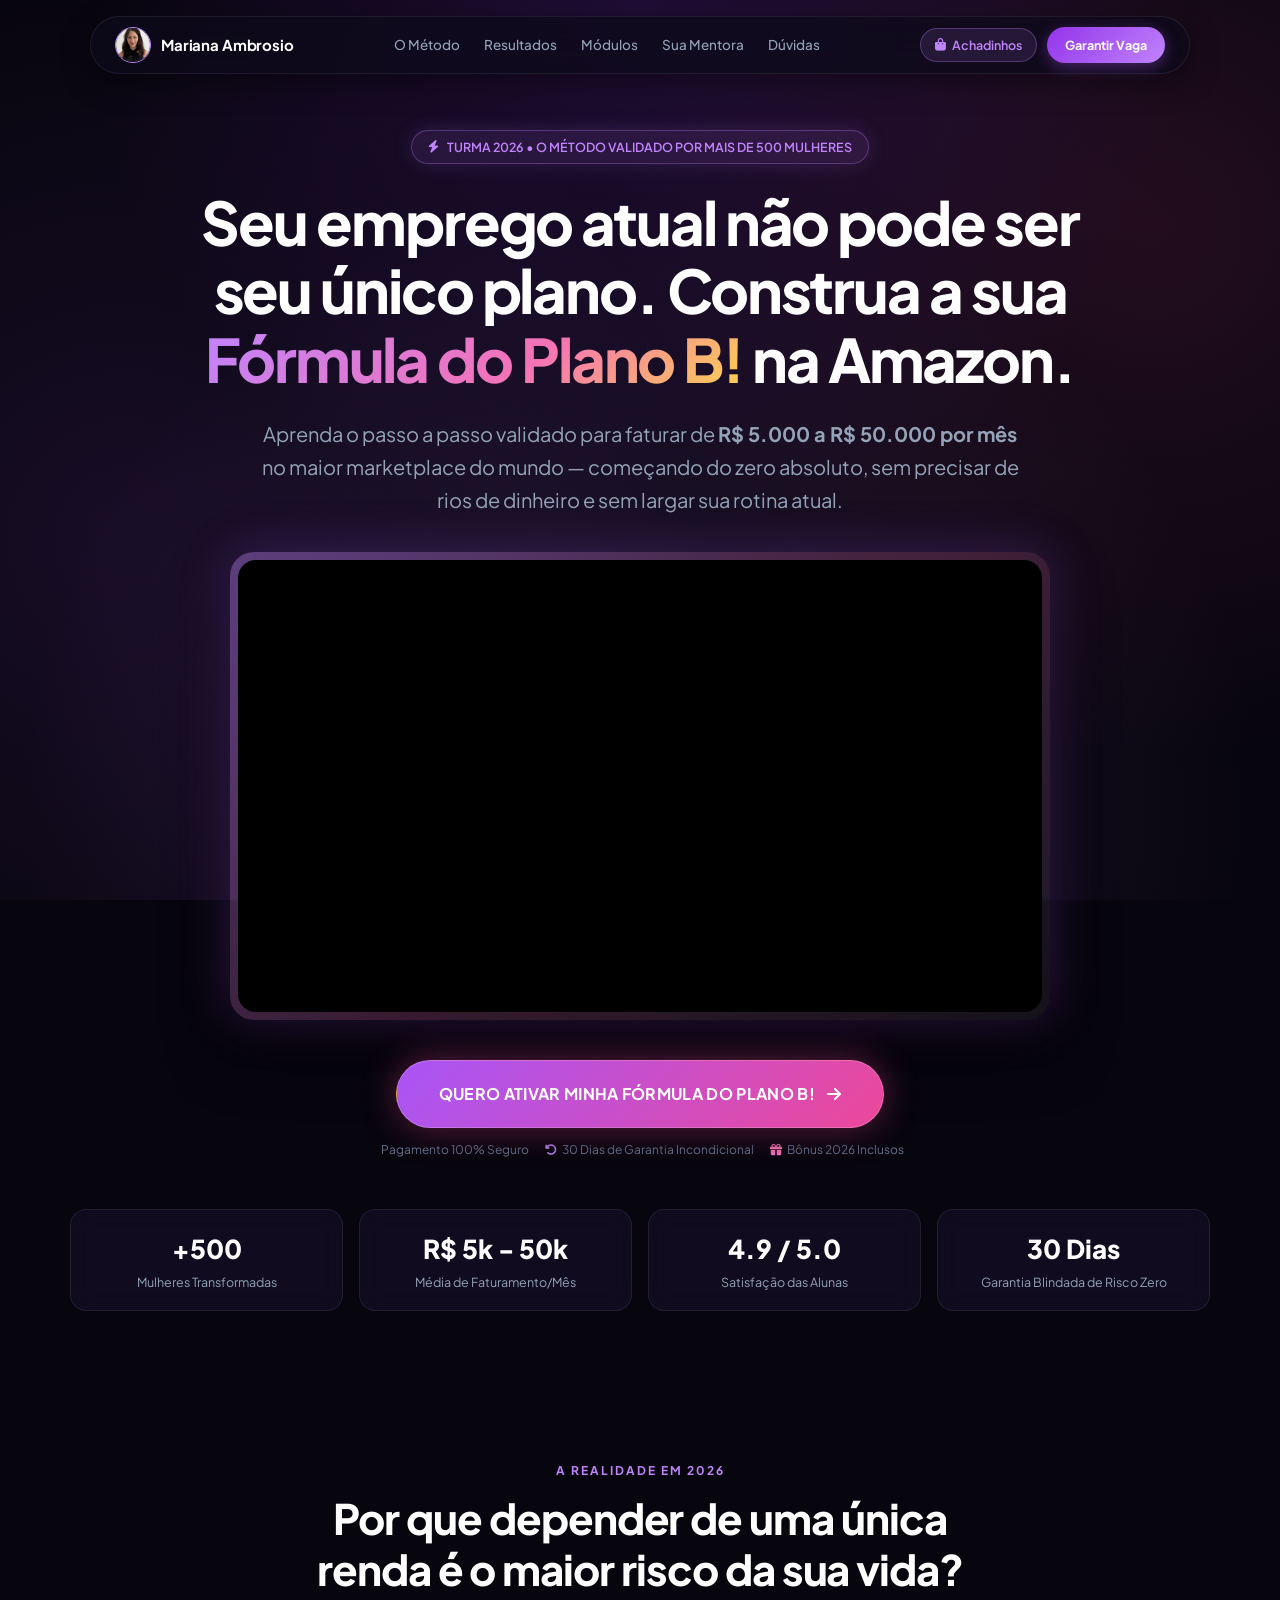
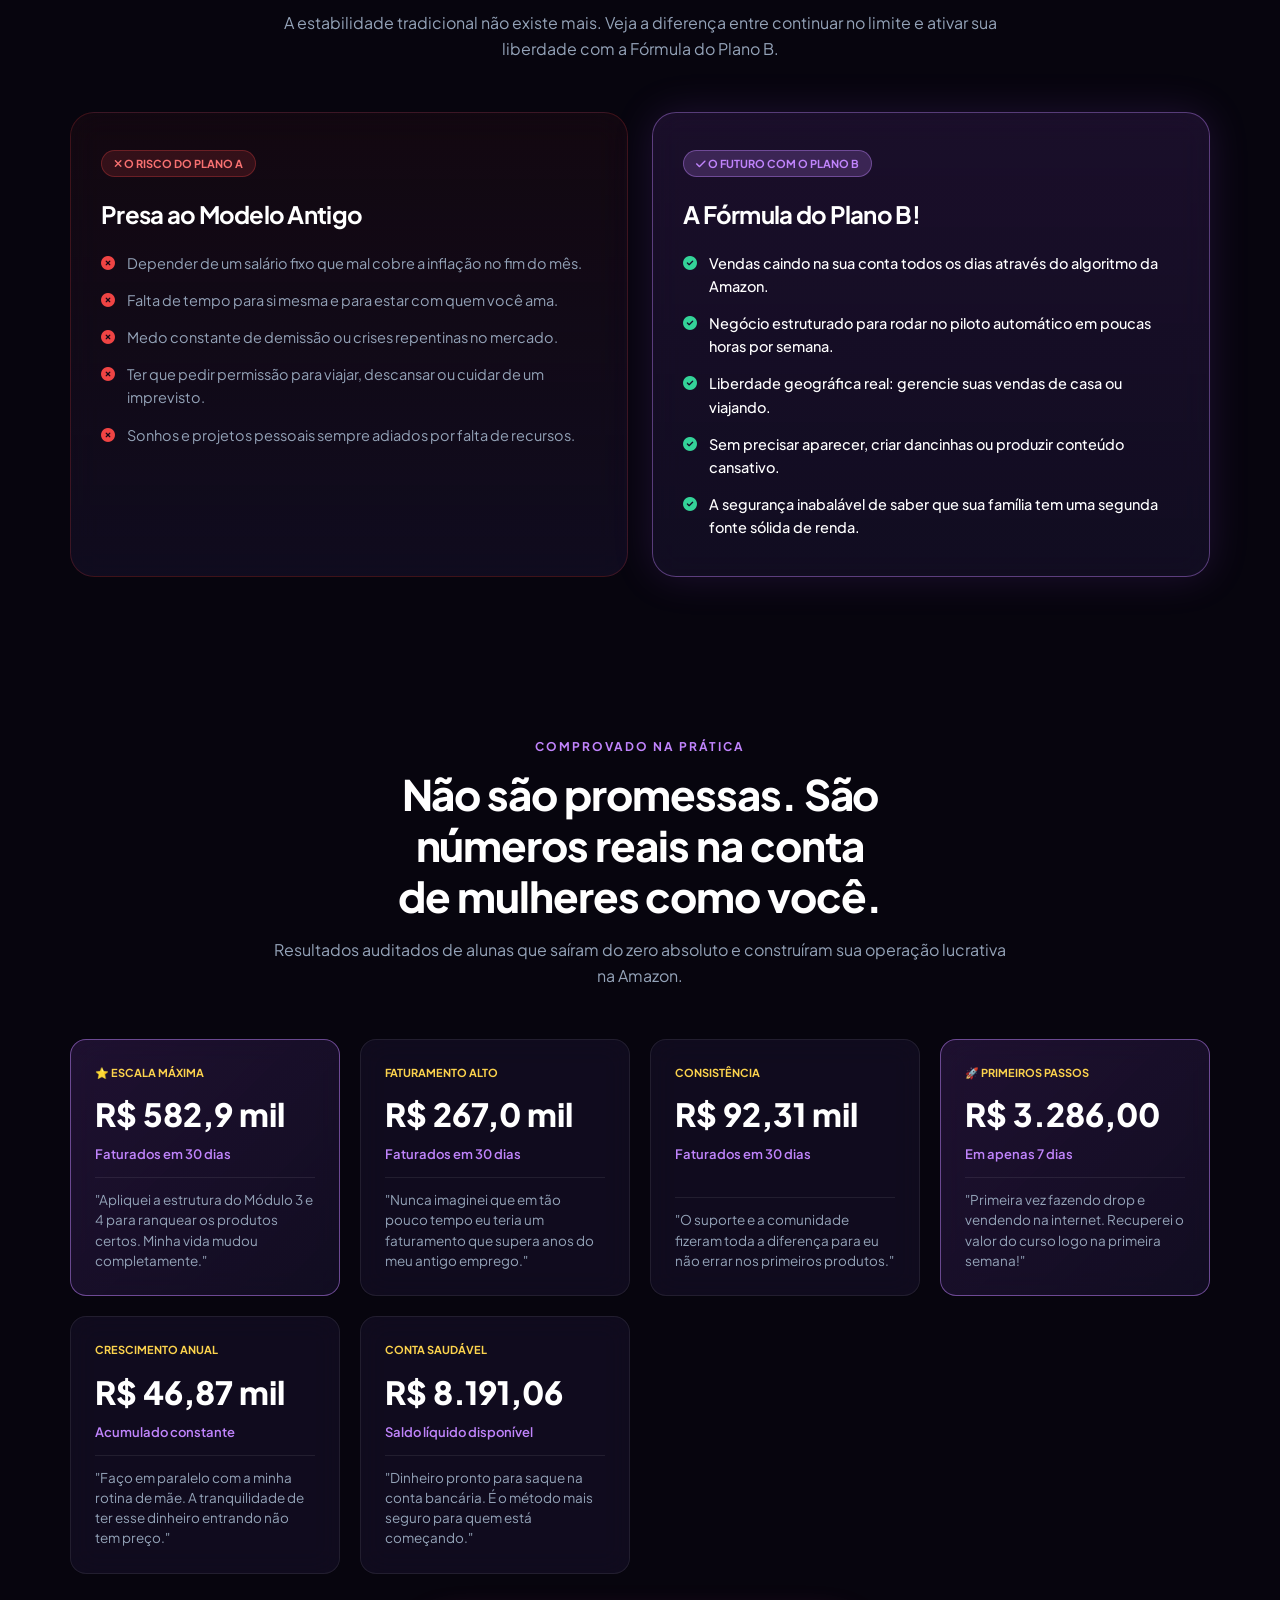
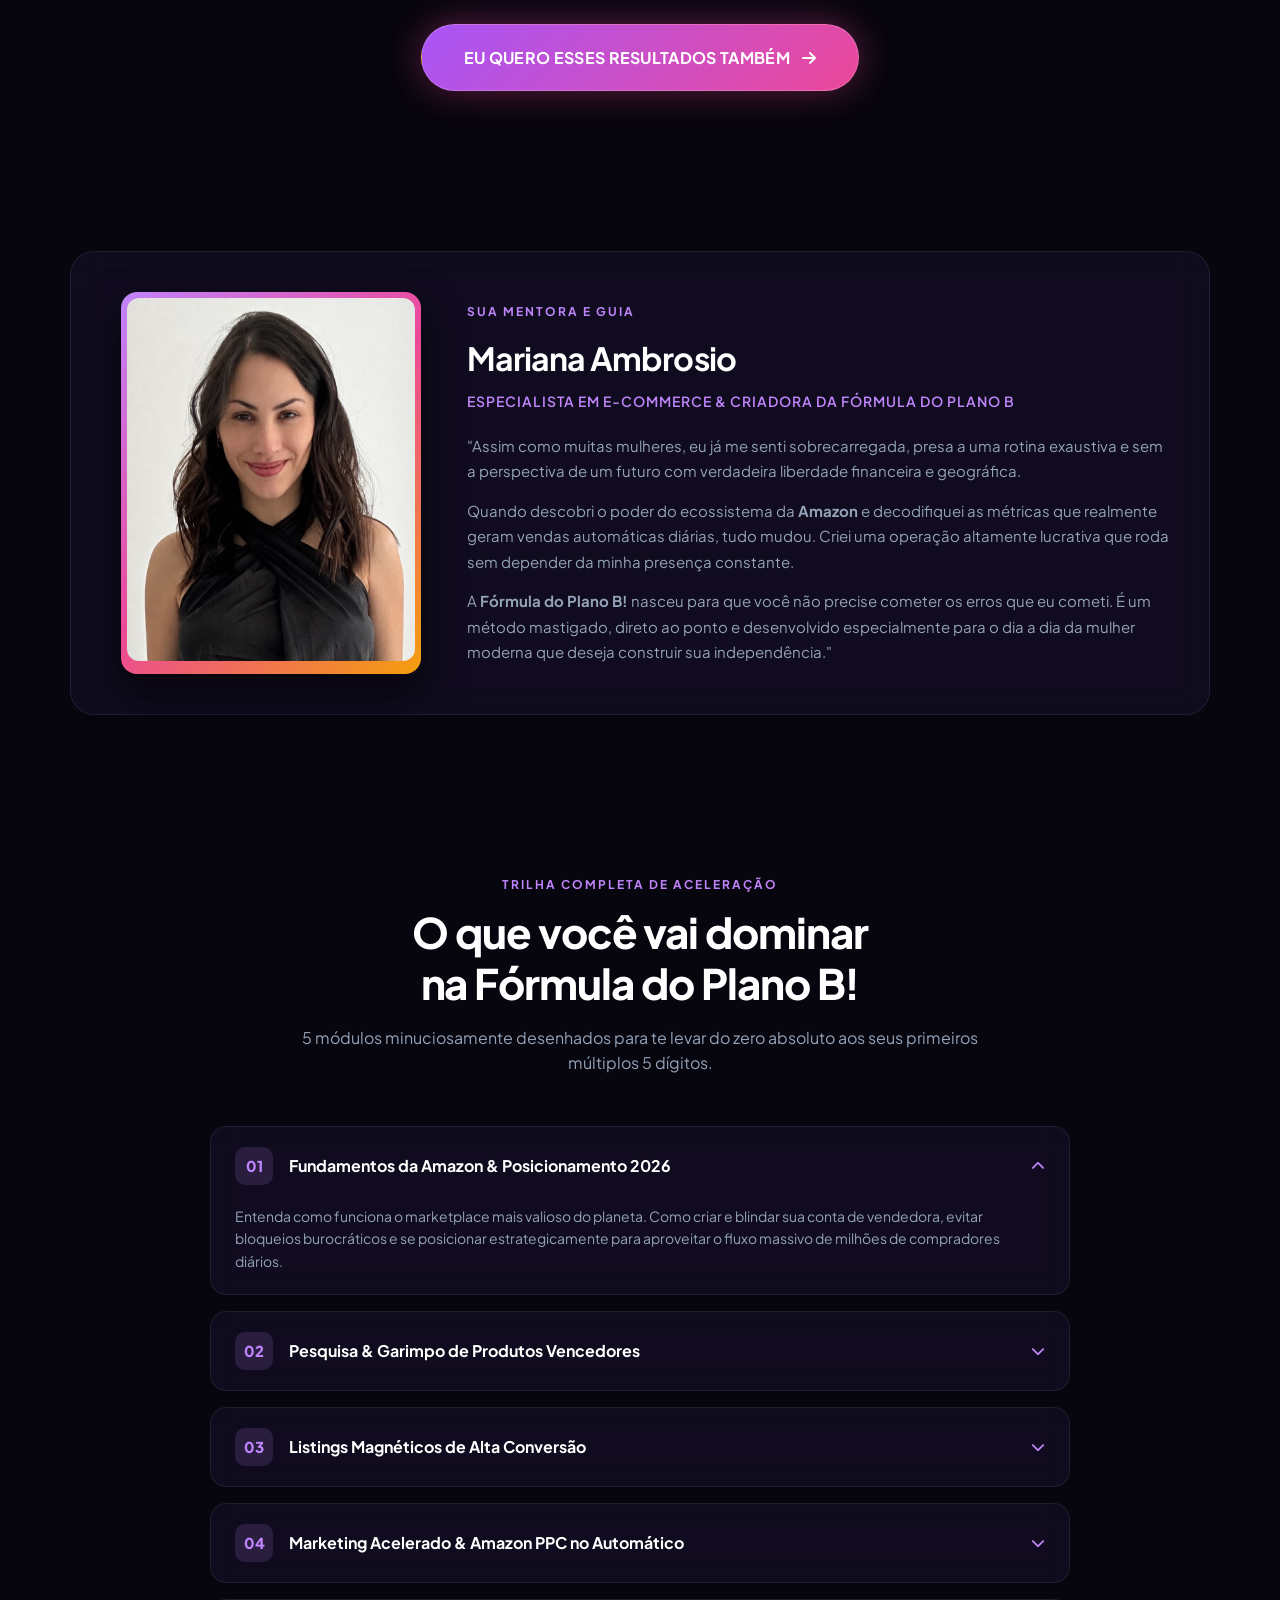
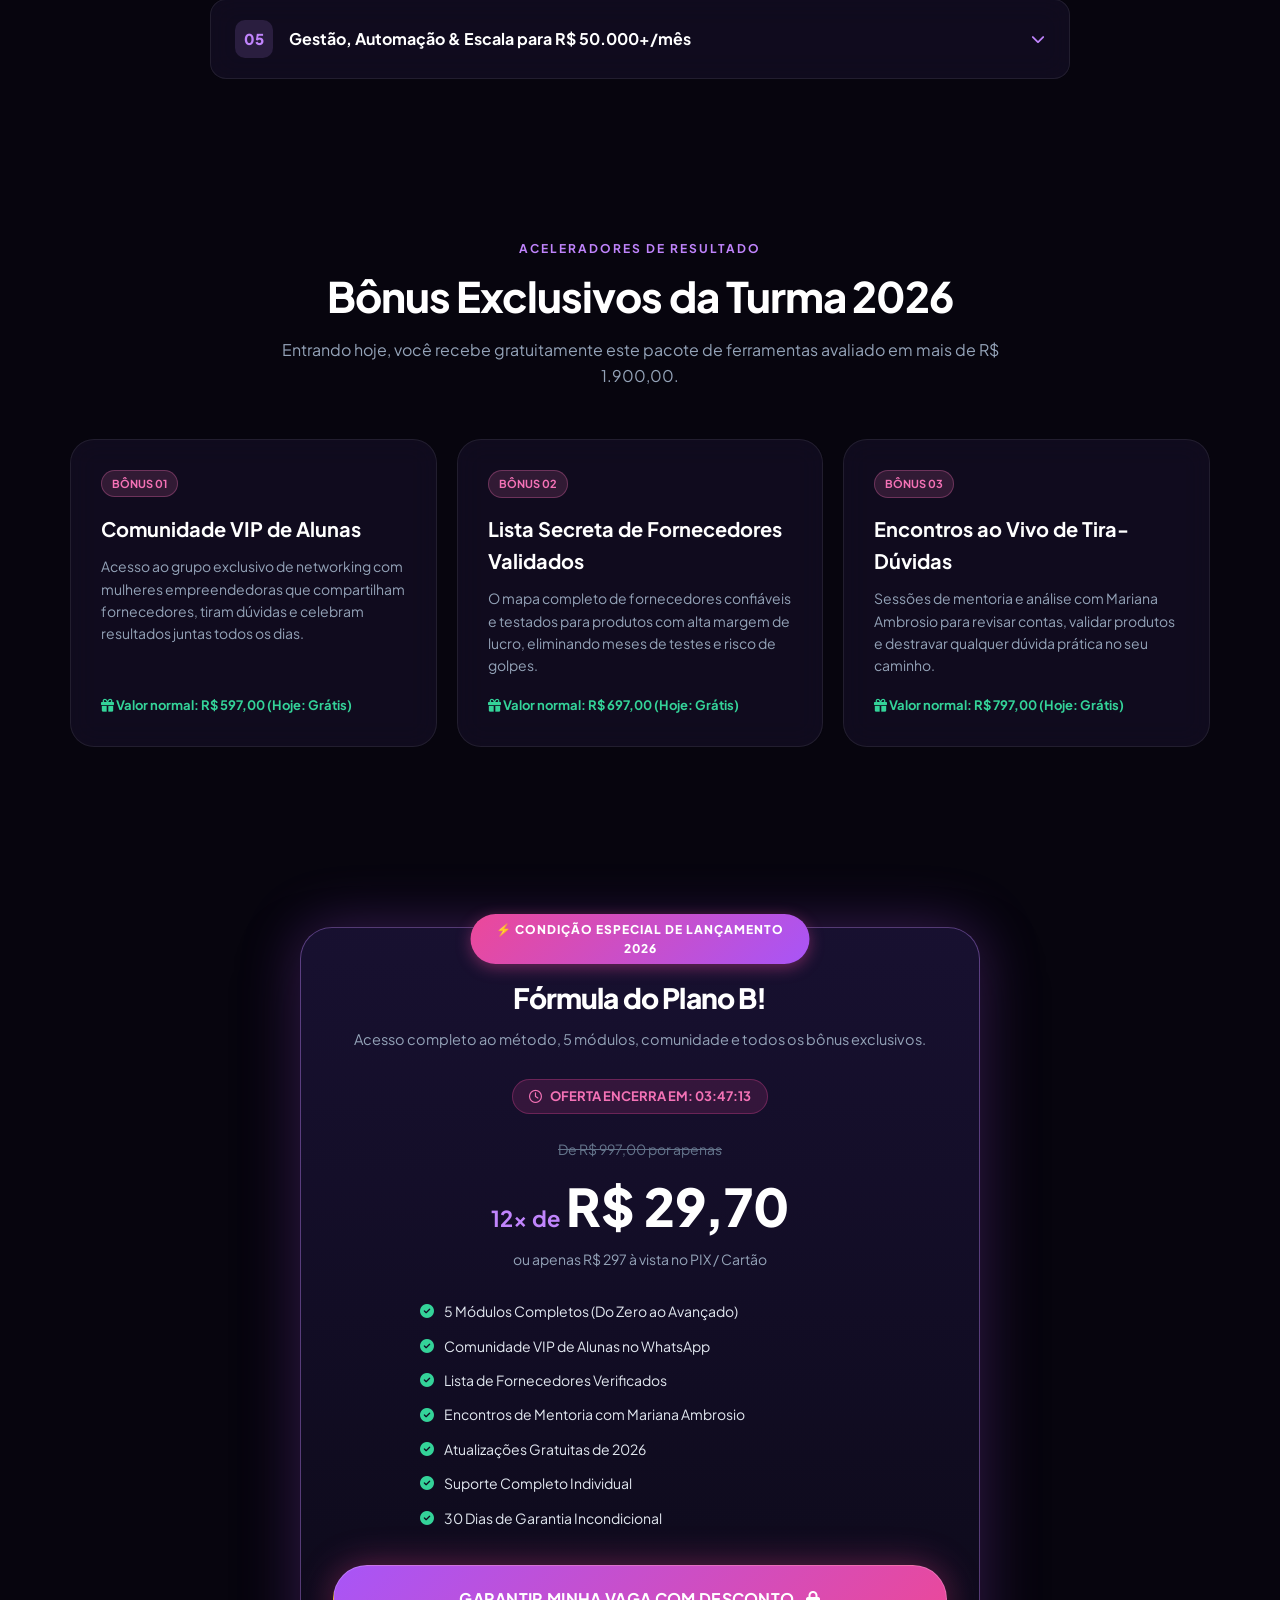
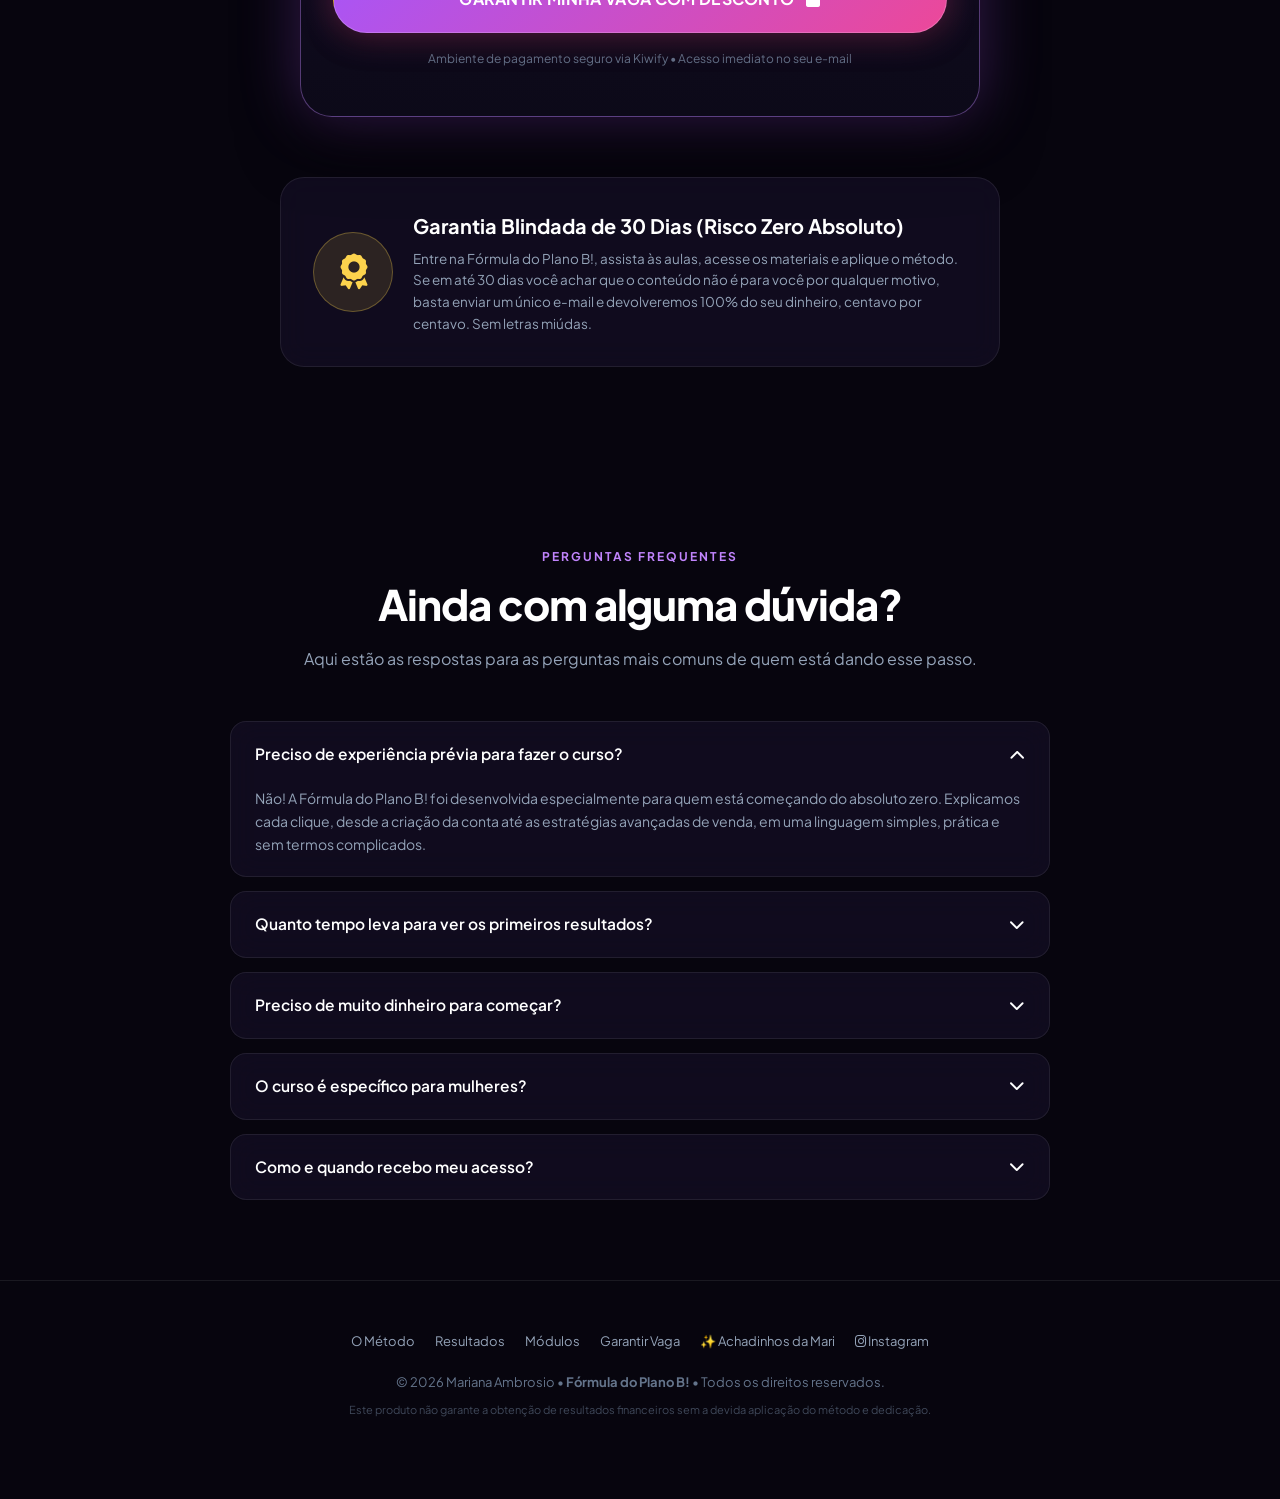
<file: index.html>
<!DOCTYPE html>
<html lang="pt-BR">
<head>
  <meta charset="UTF-8">
  <meta name="viewport" content="width=device-width, initial-scale=1.0">
  <title>Fórmula do Plano B! | Mariana Ambrosio</title>
  <meta name="description" content="O método definitivo para mulheres criarem sua renda escalável de R$ 5.000 a R$ 50.000/mês vendendo na Amazon começando do absoluto zero.">

  <!-- Google Fonts: Syne, Plus Jakarta Sans, Playfair Display -->
  <link rel="preconnect" href="https://fonts.googleapis.com">
  <link rel="preconnect" href="https://fonts.gstatic.com" crossorigin>
  <link href="https://fonts.googleapis.com/css2?family=Playfair+Display:ital,wght@0,600;1,400&family=Plus+Jakarta+Sans:wght@300;400;500;600;700&family=Syne:wght@600;700;800&display=swap" rel="stylesheet">

  <!-- Font Awesome Icons -->
  <link rel="stylesheet" href="https://cdnjs.cloudflare.com/ajax/libs/font-awesome/6.4.0/css/all.min.css">

  <!-- Estilos Futuristas 2026 -->
  <link rel="stylesheet" href="./plano-b.css">
</head>
<body>

  <!-- Floating Navigation Bar 2026 -->
  <nav class="floating-nav">
    <a href="#" class="nav-brand">
      <img src="./perfil.jpg" alt="Mariana Ambrosio" class="nav-avatar" onerror="this.src='WhatsApp Image 2026-08-31 at 17.36.17.jpeg'">
      <span class="nav-logo-text">Mariana Ambrosio</span>
    </a>

    <div class="nav-links">
      <a href="#metodo" class="nav-link">O Método</a>
      <a href="#resultados" class="nav-link">Resultados</a>
      <a href="#modulos" class="nav-link">Módulos</a>
      <a href="#mentora" class="nav-link">Sua Mentora</a>
      <a href="#faq" class="nav-link">Dúvidas</a>
    </div>

    <div style="display: flex; align-items: center; gap: 10px;">
      <a href="./achadinhos.html" class="nav-btn-achadinhos" title="Ver Vitrine de Achadinhos da Mari">
        <i class="fa-solid fa-bag-shopping"></i>
        <span>Achadinhos</span>
      </a>
      <a href="#oferta" class="nav-btn-cta">
        Garantir Vaga
      </a>
    </div>
  </nav>

  <!-- Hero Section -->
  <header class="hero-section">
    <div class="container">
      
      <!-- Pill Badge -->
      <div class="hero-pill-badge">
        <i class="fa-solid fa-bolt"></i>
        <span>TURMA 2026 • O MÉTODO VALIDADO POR MAIS DE 500 MULHERES</span>
      </div>

      <!-- Main Headline -->
      <h1 class="hero-title">
        Seu emprego atual não pode ser seu único plano. Construa a sua <span class="text-gradient-purple">Fórmula do Plano B!</span> na Amazon.
      </h1>

      <!-- Subtitle -->
      <p class="hero-subtitle">
        Aprenda o passo a passo validado para faturar de <strong>R$ 5.000 a R$ 50.000 por mês</strong> no maior marketplace do mundo — começando do zero absoluto, sem precisar de rios de dinheiro e sem largar sua rotina atual.
      </p>

      <!-- Video Player Frame 2026 -->
      <div class="video-wrapper">
        <div class="video-container">
          <iframe 
            src="https://www.youtube.com/embed/yc58eaI8_vE?start=223&rel=0&modestbranding=1" 
            title="Apresentação Oficial - Fórmula do Plano B!" 
            allow="accelerometer; autoplay; clipboard-write; encrypted-media; gyroscope; picture-in-picture" 
            allowfullscreen>
          </iframe>
        </div>
      </div>

      <!-- Primary CTA Button -->
      <div>
        <a href="https://pay.kiwify.com.br/Eo8HcTH" target="_blank" rel="noopener noreferrer" class="cta-button">
          <span>Quero Ativar Minha Fórmula do Plano B!</span>
          <i class="fa-solid fa-arrow-right"></i>
        </a>
      </div>

      <!-- Trust Subtext -->
      <div class="cta-subtext">
        <span><i class="fa-solid fa-shield-check" style="color: #34D399;"></i> Pagamento 100% Seguro</span>
        <span><i class="fa-solid fa-rotate-left" style="color: #C084FC;"></i> 30 Dias de Garantia Incondicional</span>
        <span><i class="fa-solid fa-gift" style="color: #F472B6;"></i> Bônus 2026 Inclusos</span>
      </div>

      <!-- Metrics Strip -->
      <div class="metrics-strip">
        <div class="metric-pill">
          <div class="metric-value">+500</div>
          <div class="metric-label">Mulheres Transformadas</div>
        </div>
        <div class="metric-pill">
          <div class="metric-value">R$ 5k - 50k</div>
          <div class="metric-label">Média de Faturamento/Mês</div>
        </div>
        <div class="metric-pill">
          <div class="metric-value">4.9 / 5.0</div>
          <div class="metric-label">Satisfação das Alunas</div>
        </div>
        <div class="metric-pill">
          <div class="metric-value">30 Dias</div>
          <div class="metric-label">Garantia Blindada de Risco Zero</div>
        </div>
      </div>

    </div>
  </header>

  <!-- Section: Por que você precisa do Plano B? -->
  <section class="section" id="metodo">
    <div class="container">
      
      <div class="section-header">
        <span class="section-tag">A Realidade em 2026</span>
        <h2 class="section-title">Por que depender de uma única renda é o maior risco da sua vida?</h2>
        <p class="section-desc">A estabilidade tradicional não existe mais. Veja a diferença entre continuar no limite e ativar sua liberdade com a Fórmula do Plano B.</p>
      </div>

      <div class="contrast-grid">
        
        <!-- Card: Plano A Tradicional -->
        <div class="contrast-card plano-a">
          <span class="card-badge-top"><i class="fa-solid fa-xmark"></i> O Risco do Plano A</span>
          <h3>Presa ao Modelo Antigo</h3>
          <ul class="contrast-list">
            <li><i class="fa-solid fa-circle-xmark"></i> Depender de um salário fixo que mal cobre a inflação no fim do mês.</li>
            <li><i class="fa-solid fa-circle-xmark"></i> Falta de tempo para si mesma e para estar com quem você ama.</li>
            <li><i class="fa-solid fa-circle-xmark"></i> Medo constante de demissão ou crises repentinas no mercado.</li>
            <li><i class="fa-solid fa-circle-xmark"></i> Ter que pedir permissão para viajar, descansar ou cuidar de um imprevisto.</li>
            <li><i class="fa-solid fa-circle-xmark"></i> Sonhos e projetos pessoais sempre adiados por falta de recursos.</li>
          </ul>
        </div>

        <!-- Card: Fórmula do Plano B -->
        <div class="contrast-card plano-b">
          <span class="card-badge-top"><i class="fa-solid fa-check"></i> O Futuro com o Plano B</span>
          <h3>A Fórmula do Plano B!</h3>
          <ul class="contrast-list">
            <li><i class="fa-solid fa-circle-check"></i> Vendas caindo na sua conta todos os dias através do algoritmo da Amazon.</li>
            <li><i class="fa-solid fa-circle-check"></i> Negócio estruturado para rodar no piloto automático em poucas horas por semana.</li>
            <li><i class="fa-solid fa-circle-check"></i> Liberdade geográfica real: gerencie suas vendas de casa ou viajando.</li>
            <li><i class="fa-solid fa-circle-check"></i> Sem precisar aparecer, criar dancinhas ou produzir conteúdo cansativo.</li>
            <li><i class="fa-solid fa-circle-check"></i> A segurança inabalável de saber que sua família tem uma segunda fonte sólida de renda.</li>
          </ul>
        </div>

      </div>

    </div>
  </section>

  <!-- Section: Resultados Reais das Alunas -->
  <section class="section" id="resultados">
    <div class="container">
      
      <div class="section-header">
        <span class="section-tag">Comprovado na Prática</span>
        <h2 class="section-title">Não são promessas. São números reais na conta de mulheres como você.</h2>
        <p class="section-desc">Resultados auditados de alunas que saíram do zero absoluto e construíram sua operação lucrativa na Amazon.</p>
      </div>

      <div class="results-grid">
        
        <!-- Card 1 -->
        <div class="result-card featured">
          <span class="result-tag">⭐ Escala Máxima</span>
          <div class="result-value">R$ 582,9 mil</div>
          <div class="result-period">Faturados em 30 dias</div>
          <p class="result-comment">"Apliquei a estrutura do Módulo 3 e 4 para ranquear os produtos certos. Minha vida mudou completamente."</p>
        </div>

        <!-- Card 2 -->
        <div class="result-card">
          <span class="result-tag">Faturamento Alto</span>
          <div class="result-value">R$ 267,0 mil</div>
          <div class="result-period">Faturados em 30 dias</div>
          <p class="result-comment">"Nunca imaginei que em tão pouco tempo eu teria um faturamento que supera anos do meu antigo emprego."</p>
        </div>

        <!-- Card 3 -->
        <div class="result-card">
          <span class="result-tag">Consistência</span>
          <div class="result-value">R$ 92,31 mil</div>
          <div class="result-period">Faturados em 30 dias</div>
          <p class="result-comment">"O suporte e a comunidade fizeram toda a diferença para eu não errar nos primeiros produtos."</p>
        </div>

        <!-- Card 4 -->
        <div class="result-card featured">
          <span class="result-tag">🚀 Primeiros Passos</span>
          <div class="result-value">R$ 3.286,00</div>
          <div class="result-period">Em apenas 7 dias</div>
          <p class="result-comment">"Primeira vez fazendo drop e vendendo na internet. Recuperei o valor do curso logo na primeira semana!"</p>
        </div>

        <!-- Card 5 -->
        <div class="result-card">
          <span class="result-tag">Crescimento Anual</span>
          <div class="result-value">R$ 46,87 mil</div>
          <div class="result-period">Acumulado constante</div>
          <p class="result-comment">"Faço em paralelo com a minha rotina de mãe. A tranquilidade de ter esse dinheiro entrando não tem preço."</p>
        </div>

        <!-- Card 6 -->
        <div class="result-card">
          <span class="result-tag">Conta Saudável</span>
          <div class="result-value">R$ 8.191,06</div>
          <div class="result-period">Saldo líquido disponível</div>
          <p class="result-comment">"Dinheiro pronto para saque na conta bancária. É o método mais seguro para quem está começando."</p>
        </div>

      </div>

      <div style="text-align: center; margin-top: 50px;">
        <a href="https://pay.kiwify.com.br/Eo8HcTH" target="_blank" rel="noopener noreferrer" class="cta-button">
          <span>Eu Quero Esses Resultados Também</span>
          <i class="fa-solid fa-arrow-right"></i>
        </a>
      </div>

    </div>
  </section>

  <!-- Section: A Mentora -->
  <section class="section" id="mentora">
    <div class="container">
      
      <div class="mentor-card">
        <div class="mentor-photo-wrap">
          <img src="./perfil.jpg" alt="Mariana Ambrosio" onerror="this.src='WhatsApp Image 2026-08-31 at 17.36.17.jpeg'">
        </div>
        
        <div class="mentor-info">
          <span class="section-tag">Sua Mentora e Guia</span>
          <h3>Mariana Ambrosio</h3>
          <div class="mentor-role">Especialista em E-commerce & Criadora da Fórmula do Plano B</div>
          
          <div class="mentor-bio">
            <p>
              "Assim como muitas mulheres, eu já me senti sobrecarregada, presa a uma rotina exaustiva e sem a perspectiva de um futuro com verdadeira liberdade financeira e geográfica.
            </p>
            <p>
              Quando descobri o poder do ecossistema da <strong>Amazon</strong> e decodifiquei as métricas que realmente geram vendas automáticas diárias, tudo mudou. Criei uma operação altamente lucrativa que roda sem depender da minha presença constante.
            </p>
            <p>
              A <strong>Fórmula do Plano B!</strong> nasceu para que você não precise cometer os erros que eu cometi. É um método mastigado, direto ao ponto e desenvolvido especialmente para o dia a dia da mulher moderna que deseja construir sua independência."
            </p>
          </div>
        </div>
      </div>

    </div>
  </section>

  <!-- Section: Os 5 Módulos -->
  <section class="section" id="modulos">
    <div class="container">
      
      <div class="section-header">
        <span class="section-tag">Trilha Completa de Aceleração</span>
        <h2 class="section-title">O que você vai dominar na Fórmula do Plano B!</h2>
        <p class="section-desc">5 módulos minuciosamente desenhados para te levar do zero absoluto aos seus primeiros múltiplos 5 dígitos.</p>
      </div>

      <div class="modules-accordion">
        
        <!-- Módulo 1 -->
        <div class="module-item active">
          <div class="module-header">
            <div class="module-title-wrap">
              <span class="module-num">01</span>
              <h4>Fundamentos da Amazon & Posicionamento 2026</h4>
            </div>
            <i class="fa-solid fa-chevron-down module-toggle-icon"></i>
          </div>
          <div class="module-body">
            Entenda como funciona o marketplace mais valioso do planeta. Como criar e blindar sua conta de vendedora, evitar bloqueios burocráticos e se posicionar estrategicamente para aproveitar o fluxo massivo de milhões de compradores diários.
          </div>
        </div>

        <!-- Módulo 2 -->
        <div class="module-item">
          <div class="module-header">
            <div class="module-title-wrap">
              <span class="module-num">02</span>
              <h4>Pesquisa & Garimpo de Produtos Vencedores</h4>
            </div>
            <i class="fa-solid fa-chevron-down module-toggle-icon"></i>
          </div>
          <div class="module-body">
            Aprenda as ferramentas e os filtros secretos para encontrar produtos de alta demanda e baixíssima concorrência. Você saberá exatamente o que vende antes mesmo de gastar 1 centavo, garantindo margens saudáveis de lucro.
          </div>
        </div>

        <!-- Módulo 3 -->
        <div class="module-item">
          <div class="module-header">
            <div class="module-title-wrap">
              <span class="module-num">03</span>
              <h4>Listings Magnéticos de Alta Conversão</h4>
            </div>
            <i class="fa-solid fa-chevron-down module-toggle-icon"></i>
          </div>
          <div class="module-body">
            Como criar páginas de produtos profissionais e irresistíveis. Técnicas de copywriting para e-commerce, títulos otimizados para o algoritmo da Amazon e fotos que transformam curiosos em clientes pagantes em segundos.
          </div>
        </div>

        <!-- Módulo 4 -->
        <div class="module-item">
          <div class="module-header">
            <div class="module-title-wrap">
              <span class="module-num">04</span>
              <h4>Marketing Acelerado & Amazon PPC no Automático</h4>
            </div>
            <i class="fa-solid fa-chevron-down module-toggle-icon"></i>
          </div>
          <div class="module-body">
            Domine as estratégias de tráfego interno da Amazon sem queimar dinheiro. Configure campanhas de anúncios inteligentes com investimento inicial mínimo que se pagam sozinhas e geram vendas consistentes todos os dias.
          </div>
        </div>

        <!-- Módulo 5 -->
        <div class="module-item">
          <div class="module-header">
            <div class="module-title-wrap">
              <span class="module-num">05</span>
              <h4>Gestão, Automação & Escala para R$ 50.000+/mês</h4>
            </div>
            <i class="fa-solid fa-chevron-down module-toggle-icon"></i>
          </div>
          <div class="module-body">
            Como transformar as primeiras vendas em uma verdadeira empresa enxuta. Automação de processos, terceirização inteligente, técnicas de FBA e logística para escalar suas operações dedicando apenas algumas horas por dia.
          </div>
        </div>

      </div>

    </div>
  </section>

  <!-- Section: Bônus Exclusivos 2026 -->
  <section class="section">
    <div class="container">
      
      <div class="section-header">
        <span class="section-tag">Aceleradores de Resultado</span>
        <h2 class="section-title">Bônus Exclusivos da Turma 2026</h2>
        <p class="section-desc">Entrando hoje, você recebe gratuitamente este pacote de ferramentas avaliado em mais de R$ 1.900,00.</p>
      </div>

      <div class="bonuses-grid">
        
        <div class="bonus-card">
          <span class="bonus-badge">BÔNUS 01</span>
          <h4>Comunidade VIP de Alunas</h4>
          <p>Acesso ao grupo exclusivo de networking com mulheres empreendedoras que compartilham fornecedores, tiram dúvidas e celebram resultados juntas todos os dias.</p>
          <div class="bonus-val"><i class="fa-solid fa-gift"></i> Valor normal: R$ 597,00 (Hoje: Grátis)</div>
        </div>

        <div class="bonus-card">
          <span class="bonus-badge">BÔNUS 02</span>
          <h4>Lista Secreta de Fornecedores Validados</h4>
          <p>O mapa completo de fornecedores confiáveis e testados para produtos com alta margem de lucro, eliminando meses de testes e risco de golpes.</p>
          <div class="bonus-val"><i class="fa-solid fa-gift"></i> Valor normal: R$ 697,00 (Hoje: Grátis)</div>
        </div>

        <div class="bonus-card">
          <span class="bonus-badge">BÔNUS 03</span>
          <h4>Encontros ao Vivo de Tira-Dúvidas</h4>
          <p>Sessões de mentoria e análise com Mariana Ambrosio para revisar contas, validar produtos e destravar qualquer dúvida prática no seu caminho.</p>
          <div class="bonus-val"><i class="fa-solid fa-gift"></i> Valor normal: R$ 797,00 (Hoje: Grátis)</div>
        </div>

      </div>

    </div>
  </section>

  <!-- Section: Oferta Especial e Inscrição -->
  <section class="pricing-section" id="oferta">
    <div class="container">
      
      <div class="pricing-box">
        <span class="pricing-badge-hot">⚡ Condição Especial de Lançamento 2026</span>
        
        <h3 class="pricing-name">Fórmula do Plano B!</h3>
        <p class="pricing-desc">Acesso completo ao método, 5 módulos, comunidade e todos os bônus exclusivos.</p>

        <!-- Timer -->
        <div style="display: inline-flex; align-items: center; gap: 8px; background: rgba(236, 72, 153, 0.15); border: 1px solid rgba(236, 72, 153, 0.3); padding: 6px 16px; border-radius: 20px; font-size: 13px; font-weight: 700; color: #F472B6; margin-bottom: 24px;">
          <i class="fa-regular fa-clock"></i>
          <span>OFERTA ENCERRA EM: <span id="offerCountdown">03:47:15</span></span>
        </div>

        <!-- Price -->
        <div class="price-container">
          <div class="price-from">De R$ 997,00 por apenas</div>
          <div class="price-main">
            <span class="price-currency">12x de</span>
            <span class="price-value">R$ 29,70</span>
          </div>
          <div class="price-period">ou apenas R$ 297 à vista no PIX / Cartão</div>
        </div>

        <!-- Features list -->
        <ul class="pricing-features">
          <li><i class="fa-solid fa-circle-check"></i> 5 Módulos Completos (Do Zero ao Avançado)</li>
          <li><i class="fa-solid fa-circle-check"></i> Comunidade VIP de Alunas no WhatsApp</li>
          <li><i class="fa-solid fa-circle-check"></i> Lista de Fornecedores Verificados</li>
          <li><i class="fa-solid fa-circle-check"></i> Encontros de Mentoria com Mariana Ambrosio</li>
          <li><i class="fa-solid fa-circle-check"></i> Atualizações Gratuitas de 2026</li>
          <li><i class="fa-solid fa-circle-check"></i> Suporte Completo Individual</li>
          <li><i class="fa-solid fa-circle-check"></i> 30 Dias de Garantia Incondicional</li>
        </ul>

        <div>
          <a href="https://pay.kiwify.com.br/Eo8HcTH" target="_blank" rel="noopener noreferrer" class="cta-button" style="width: 100%;">
            <span>Garantir Minha Vaga com Desconto</span>
            <i class="fa-solid fa-lock"></i>
          </a>
        </div>

        <p style="font-size: 12px; color: var(--text-muted); margin-top: 16px;">
          Ambiente de pagamento seguro via Kiwify • Acesso imediato no seu e-mail
        </p>

      </div>

      <!-- Guarantee Seal -->
      <div class="guarantee-box">
        <div class="guarantee-icon">
          <i class="fa-solid fa-award"></i>
        </div>
        <div class="guarantee-text">
          <h4>Garantia Blindada de 30 Dias (Risco Zero Absoluto)</h4>
          <p>
            Entre na Fórmula do Plano B!, assista às aulas, acesse os materiais e aplique o método. Se em até 30 dias você achar que o conteúdo não é para você por qualquer motivo, basta enviar um único e-mail e devolveremos 100% do seu dinheiro, centavo por centavo. Sem letras miúdas.
          </p>
        </div>
      </div>

    </div>
  </section>

  <!-- Section: FAQ -->
  <section class="section" id="faq">
    <div class="container">
      
      <div class="section-header">
        <span class="section-tag">Perguntas Frequentes</span>
        <h2 class="section-title">Ainda com alguma dúvida?</h2>
        <p class="section-desc">Aqui estão as respostas para as perguntas mais comuns de quem está dando esse passo.</p>
      </div>

      <div class="faq-accordion">
        
        <div class="faq-item active">
          <div class="faq-question">
            <span>Preciso de experiência prévia para fazer o curso?</span>
            <i class="fa-solid fa-chevron-down"></i>
          </div>
          <div class="faq-answer">
            Não! A Fórmula do Plano B! foi desenvolvida especialmente para quem está começando do absoluto zero. Explicamos cada clique, desde a criação da conta até as estratégias avançadas de venda, em uma linguagem simples, prática e sem termos complicados.
          </div>
        </div>

        <div class="faq-item">
          <div class="faq-question">
            <span>Quanto tempo leva para ver os primeiros resultados?</span>
            <i class="fa-solid fa-chevron-down"></i>
          </div>
          <div class="faq-answer">
            Muitas de nossas alunas conseguem realizar suas primeiras vendas em menos de 30 dias. Algumas alunas mais dedicadas já colheram resultados expressivos em apenas 7 dias após o cadastro dos primeiros produtos vencedores!
          </div>
        </div>

        <div class="faq-item">
          <div class="faq-question">
            <span>Preciso de muito dinheiro para começar?</span>
            <i class="fa-solid fa-chevron-down"></i>
          </div>
          <div class="faq-answer">
            Não. Ensinamos modelos onde você pode começar com um investimento mínimo, reinvestindo os próprios lucros das primeiras vendas para escalar sua operação de forma sustentável e sem endividamento.
          </div>
        </div>

        <div class="faq-item">
          <div class="faq-question">
            <span>O curso é específico para mulheres?</span>
            <i class="fa-solid fa-chevron-down"></i>
          </div>
          <div class="faq-answer">
            Sim! Toda a didática, suporte e comunidade foram estruturados considerando a rotina e os desafios reais da mulher moderna — equilibrando maternidade, carreira atual e o desejo legítimo de autonomia financeira.
          </div>
        </div>

        <div class="faq-item">
          <div class="faq-question">
            <span>Como e quando recebo meu acesso?</span>
            <i class="fa-solid fa-chevron-down"></i>
          </div>
          <div class="faq-answer">
            Imediatamente após a confirmação do pagamento (PIX ou cartão), você receberá no seu e-mail cadastrado os dados de acesso à plataforma exclusiva com todas as aulas liberadas para assistir no computador, tablet ou celular.
          </div>
        </div>

      </div>

    </div>
  </section>

  <!-- Footer 2026 -->
  <footer class="site-footer">
    <div class="container">
      
      <div class="footer-nav-links">
        <a href="#metodo">O Método</a>
        <a href="#resultados">Resultados</a>
        <a href="#modulos">Módulos</a>
        <a href="#oferta">Garantir Vaga</a>
        <a href="./achadinhos.html">✨ Achadinhos da Mari</a>
        <a href="https://instagram.com" target="_blank" rel="noopener noreferrer"><i class="fa-brands fa-instagram"></i> Instagram</a>
      </div>

      <p style="margin-bottom: 8px;">
        © 2026 Mariana Ambrosio • <strong>Fórmula do Plano B!</strong> • Todos os direitos reservados.
      </p>
      <p style="font-size: 11px; opacity: 0.6;">
        Este produto não garante a obtenção de resultados financeiros sem a devida aplicação do método e dedicação.
      </p>

    </div>
  </footer>

  <!-- Scripts -->
  <script src="./plano-b.js"></script>
</body>
</html>
</file>
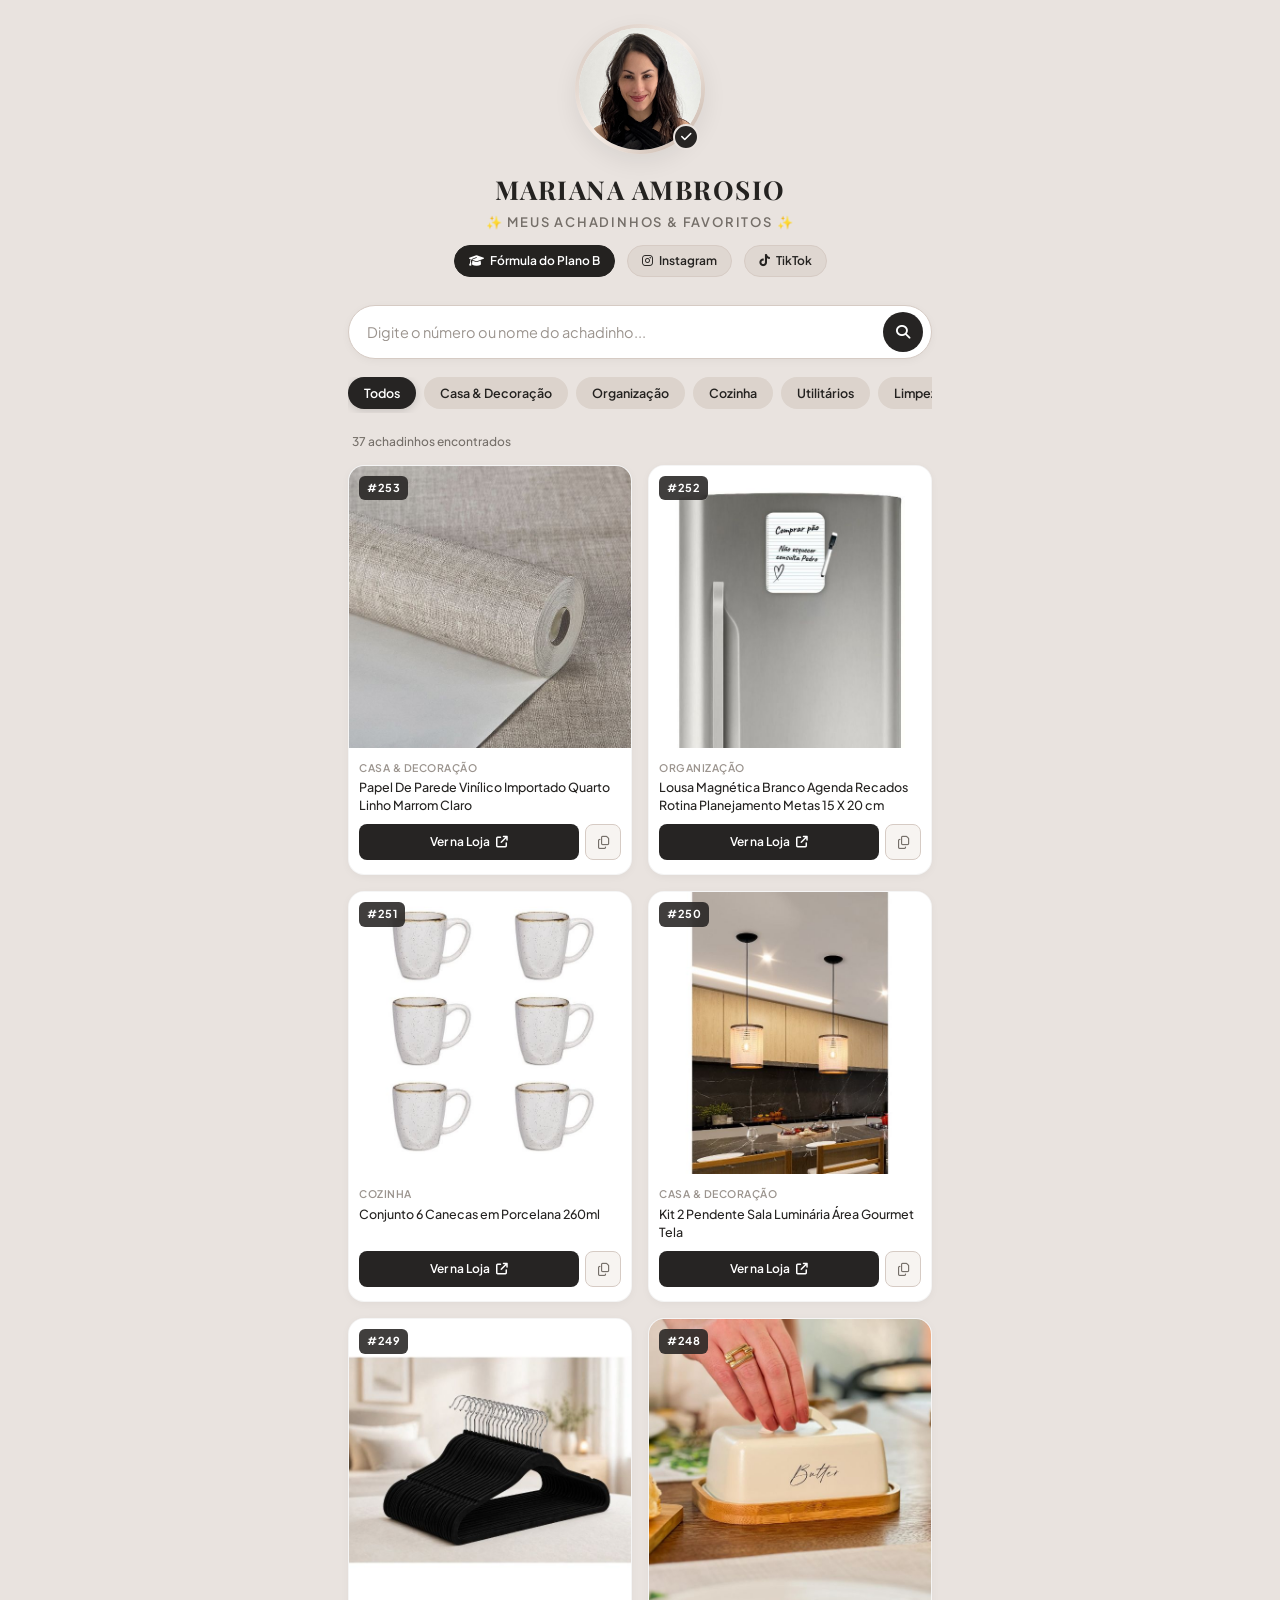
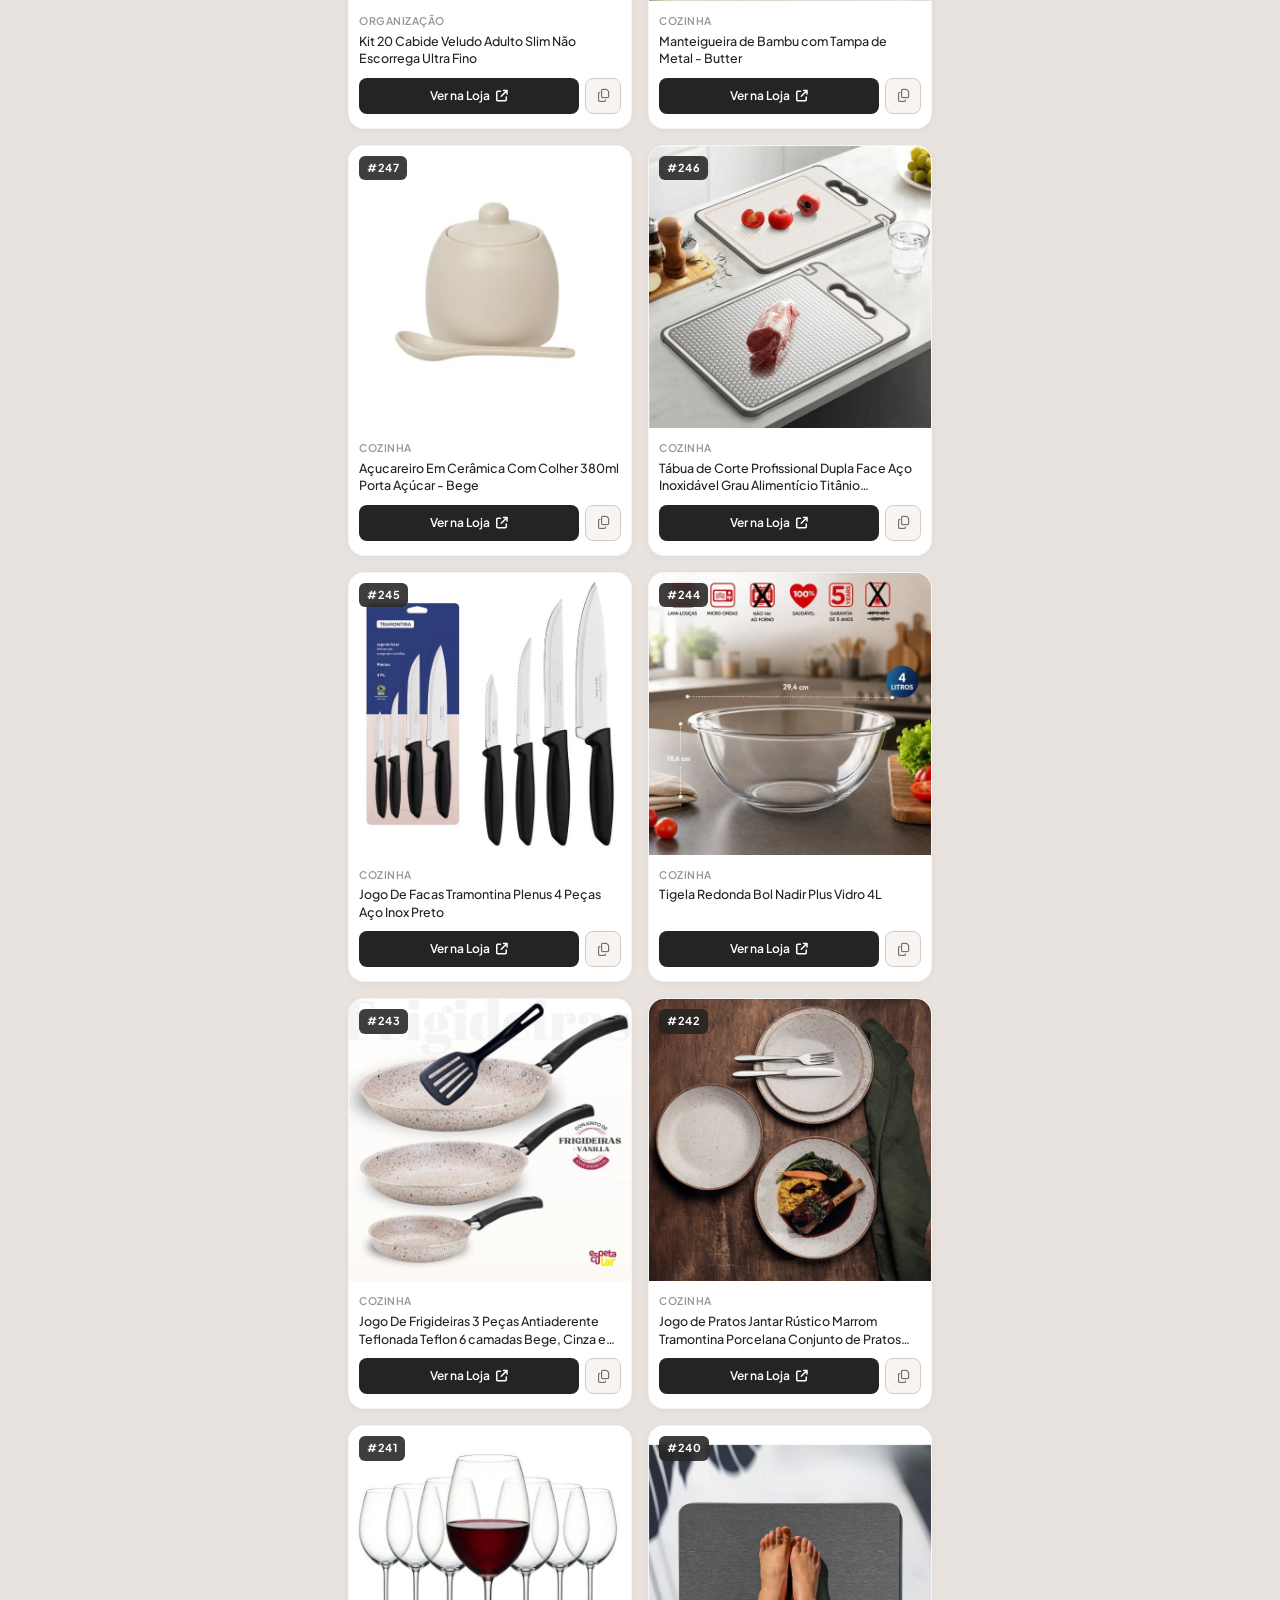
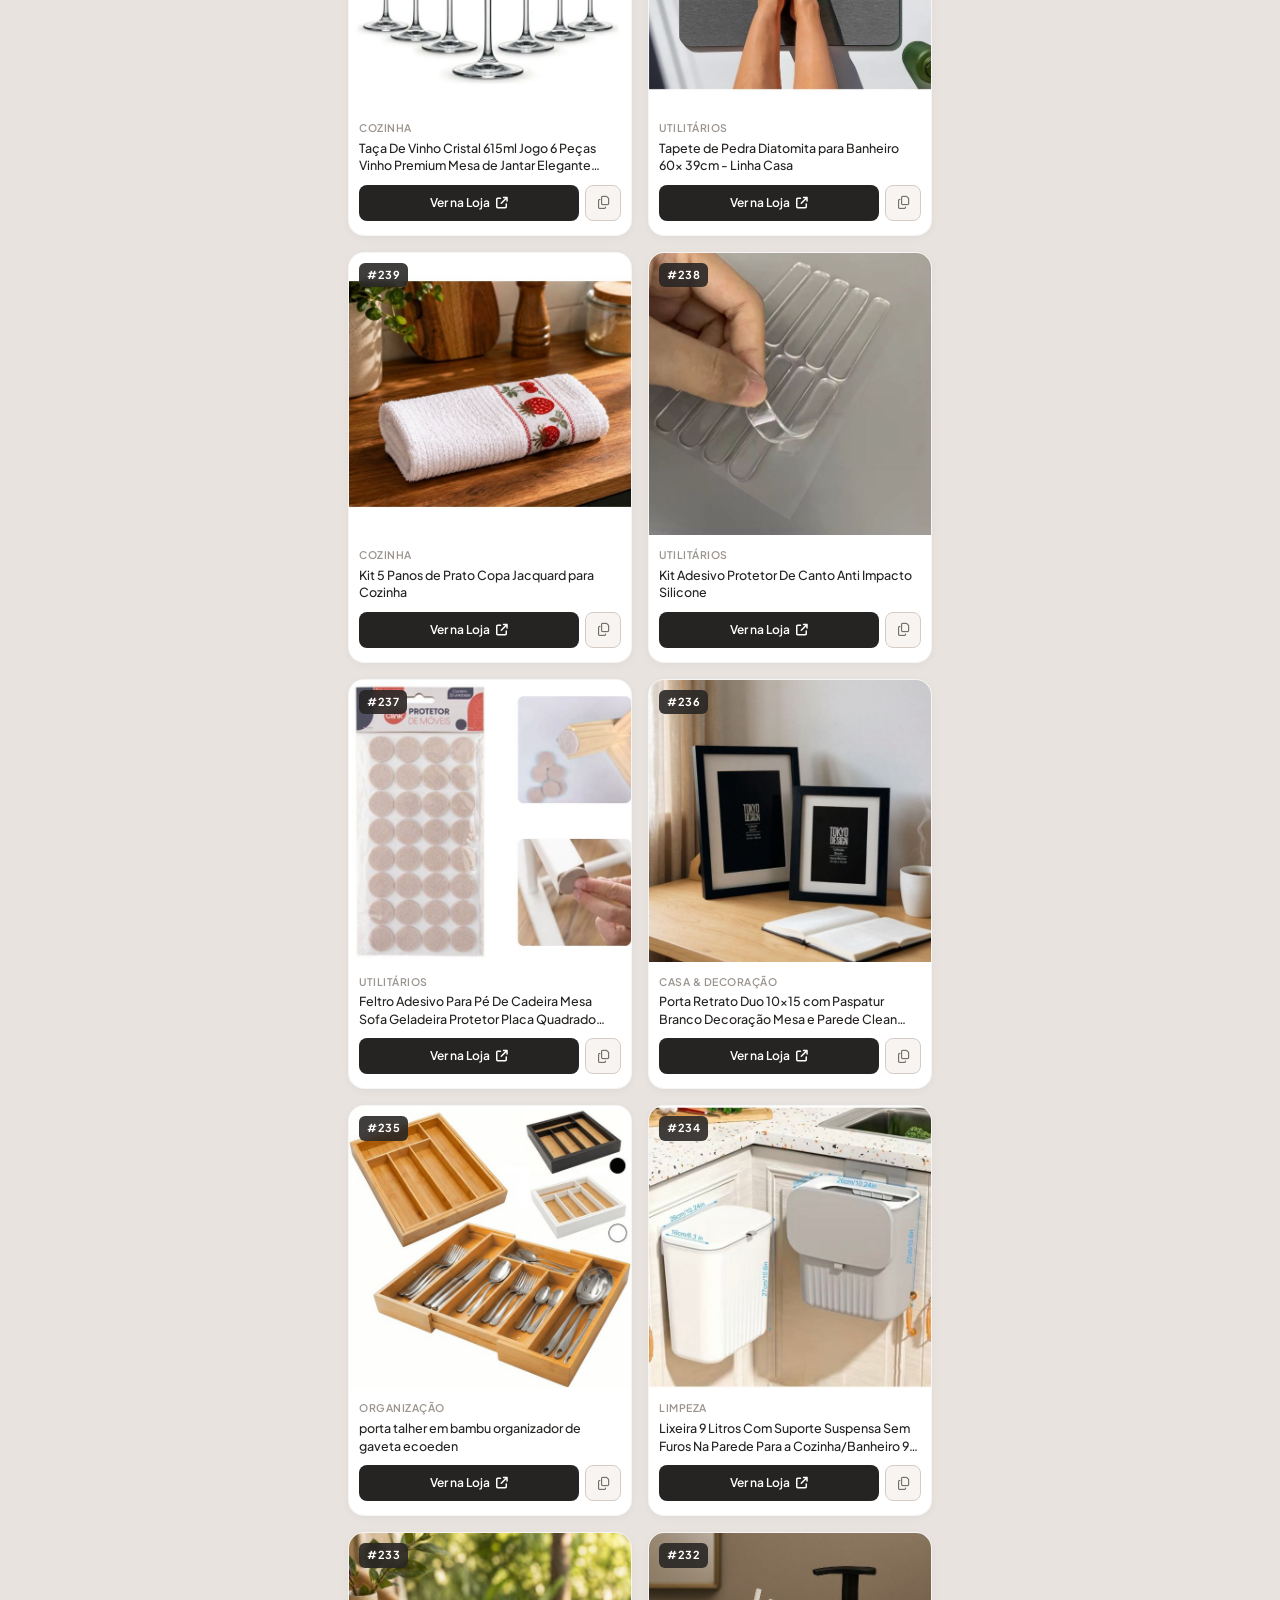
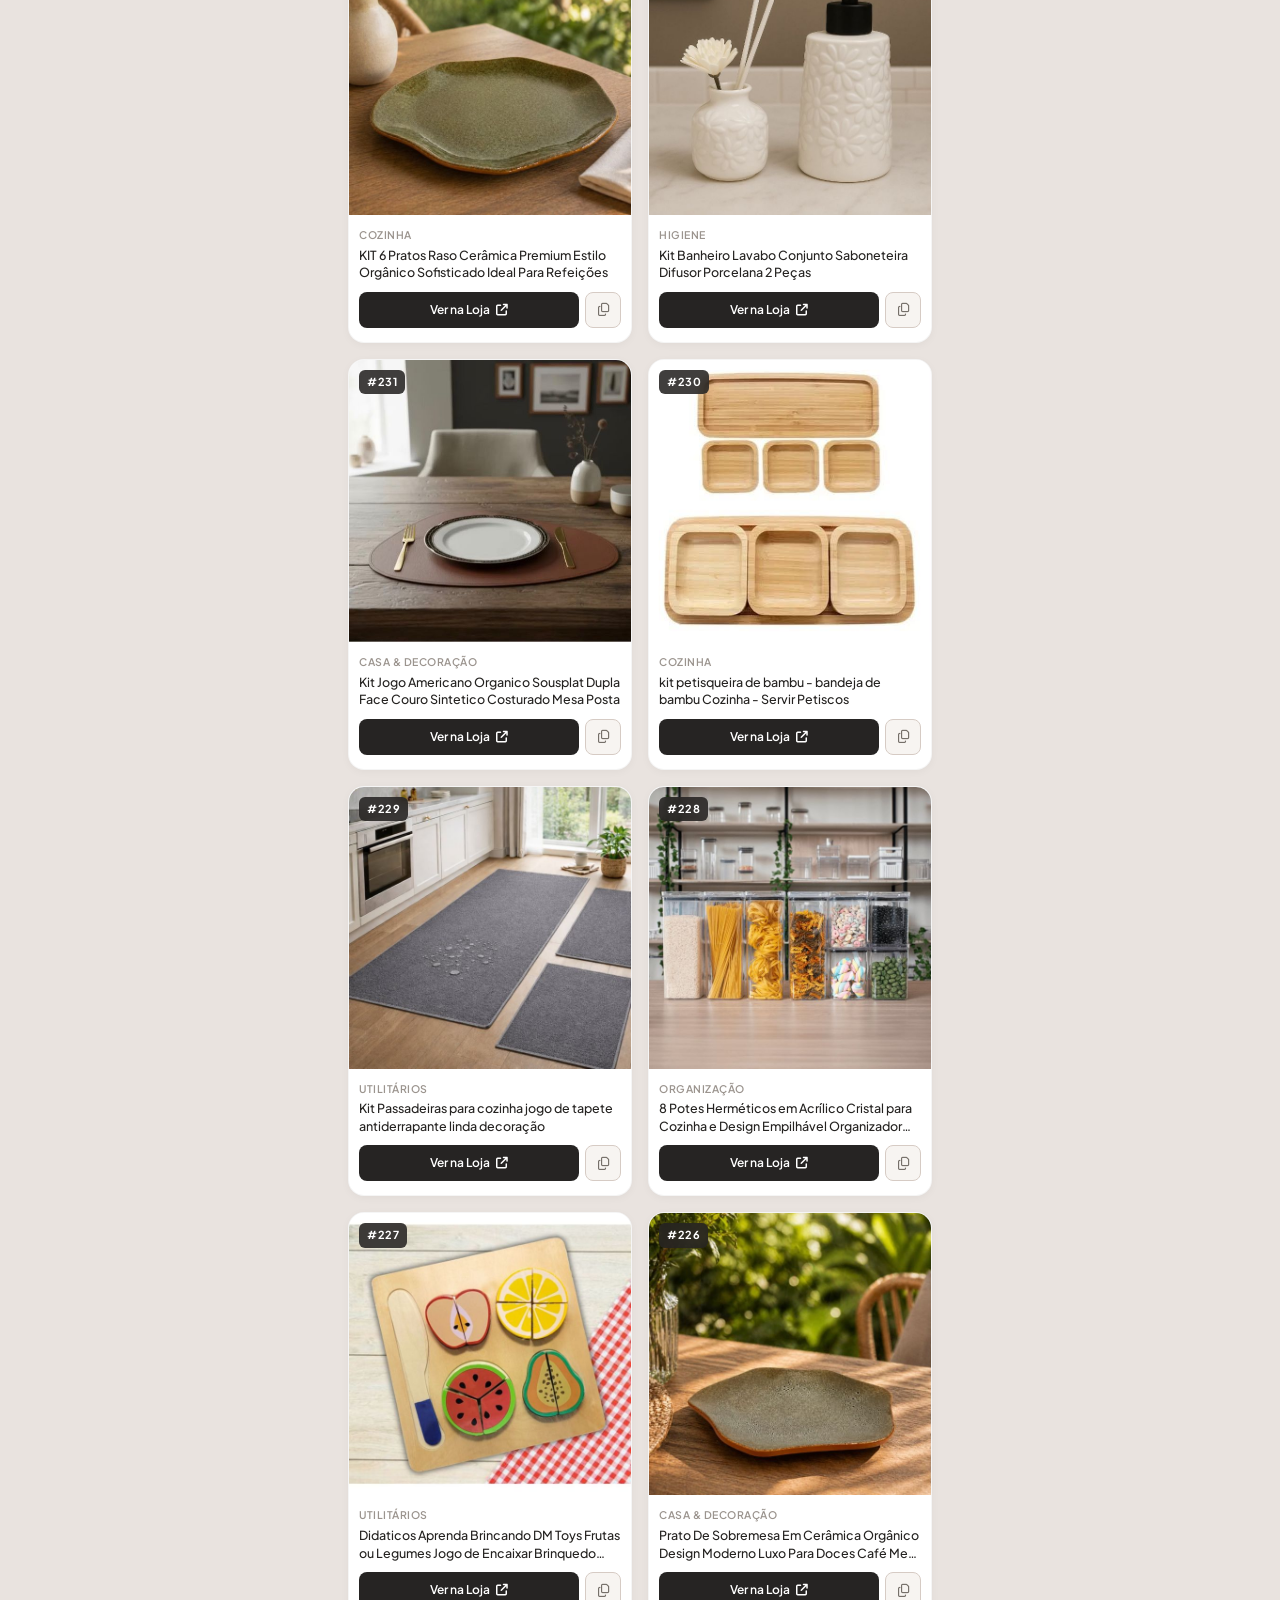
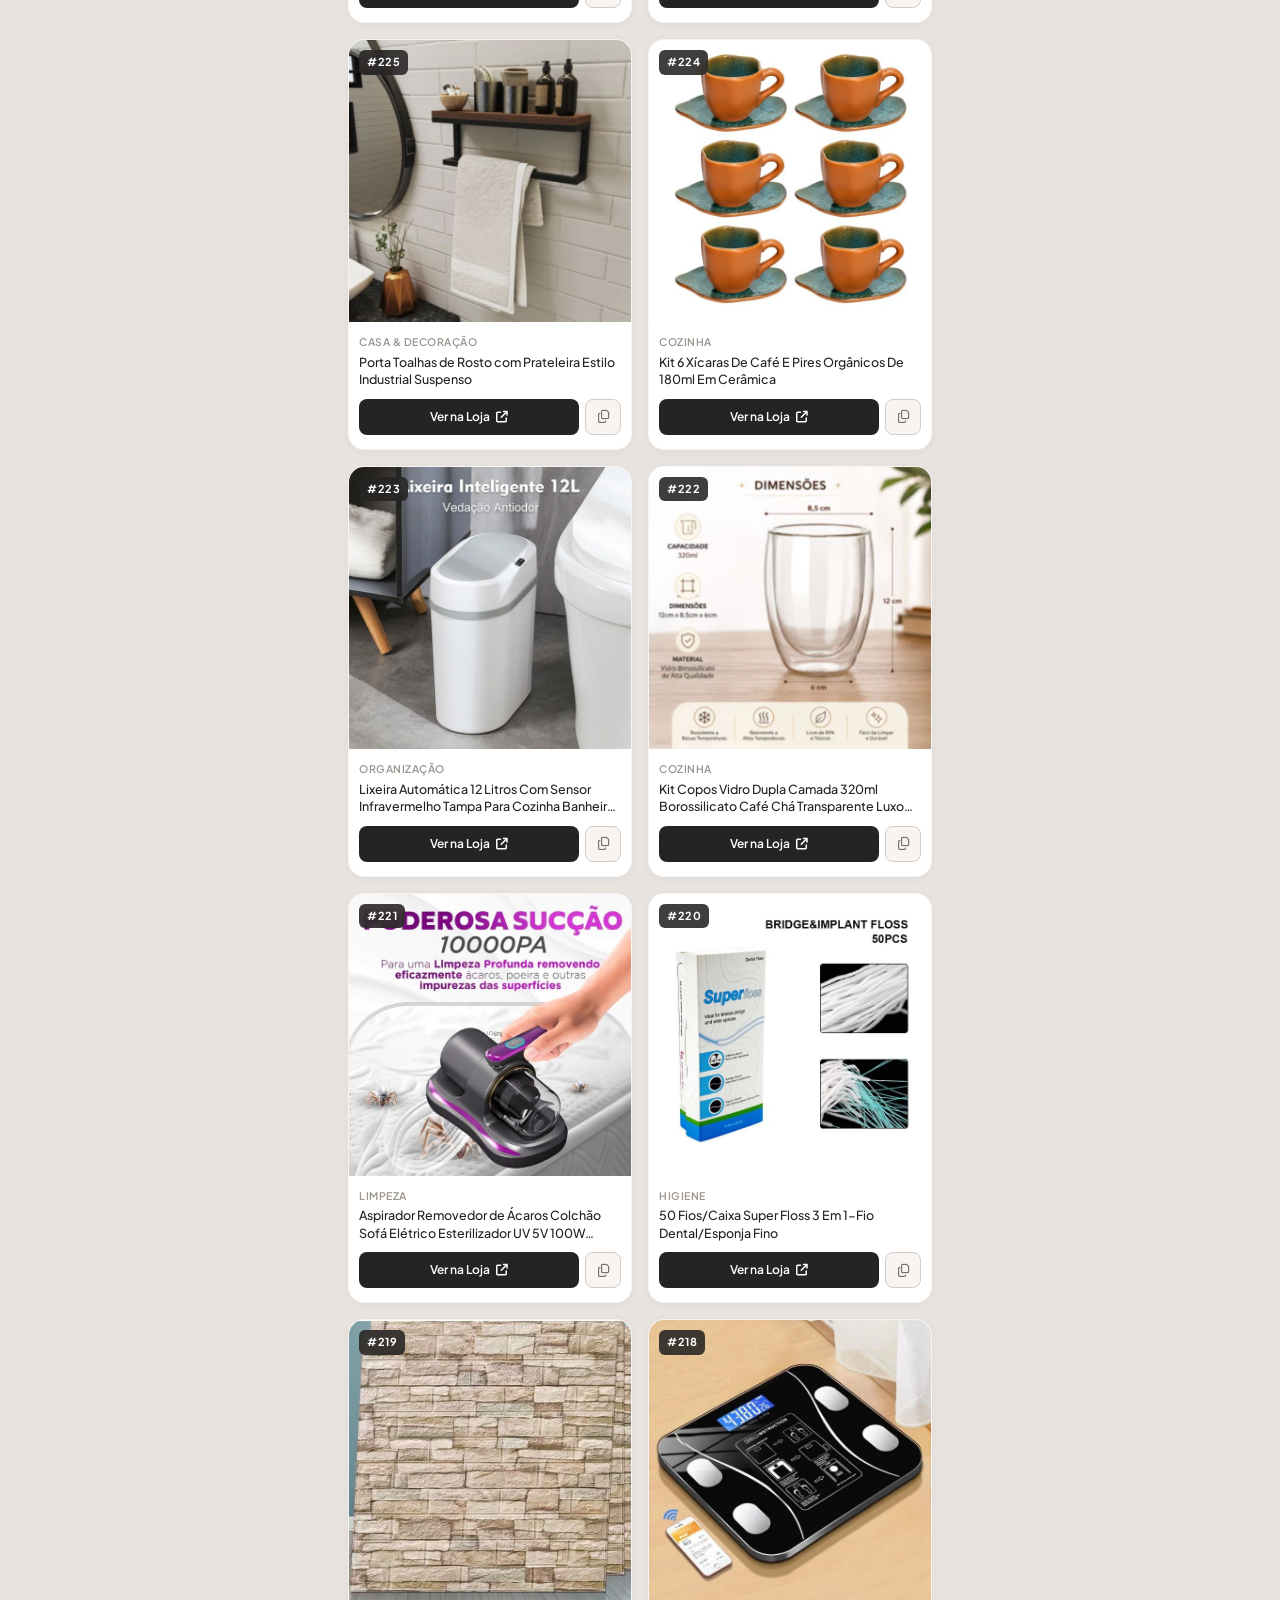
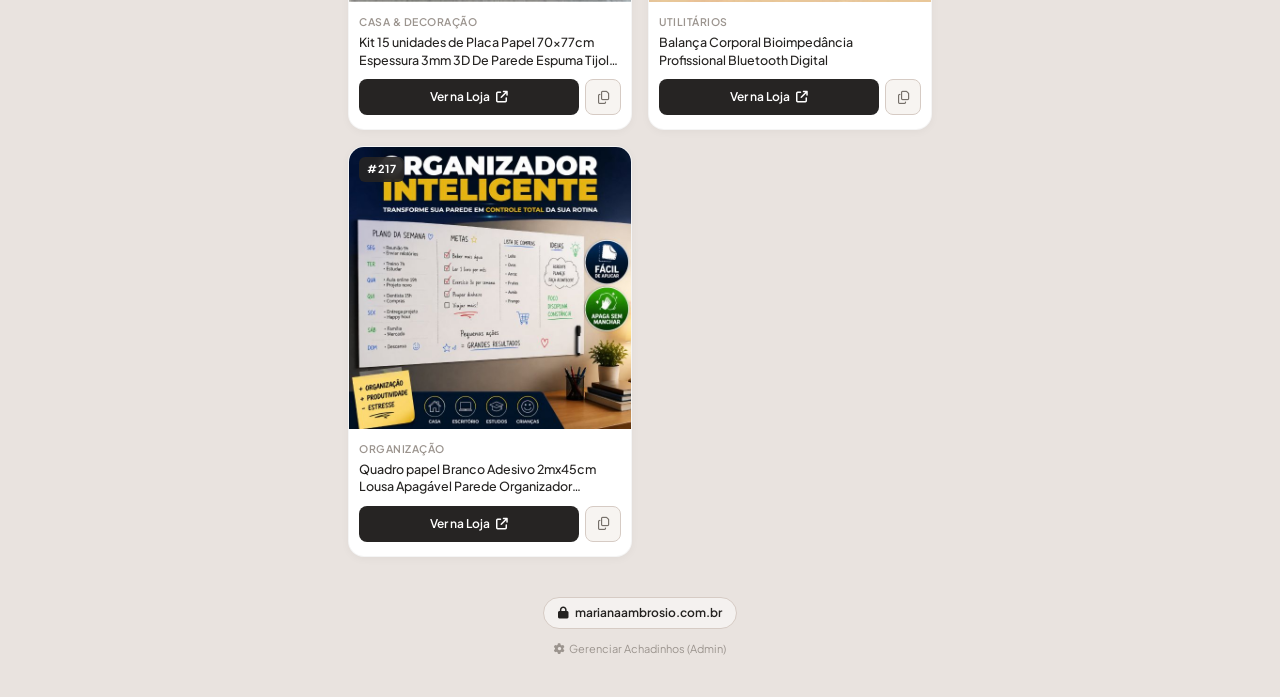
<file: achadinhos.html>
<!DOCTYPE html>
<html lang="pt-BR">
<head>
  <meta charset="UTF-8">
  <meta name="viewport" content="width=device-width, initial-scale=1.0, maximum-scale=1.0, user-scalable=no">
  <title>Mariana Ambrosio | Favoritos & Achadinhos</title>
  
  <!-- Fontes Google -->
  <link rel="preconnect" href="https://fonts.googleapis.com">
  <link rel="preconnect" href="https://fonts.gstatic.com" crossorigin>
  <link href="https://fonts.googleapis.com/css2?family=Playfair+Display:ital,wght@0,600;0,700;1,400&family=Plus+Jakarta+Sans:wght@300;400;500;600;700&display=swap" rel="stylesheet">
  
  <!-- Ícones Font Awesome -->
  <link rel="stylesheet" href="https://cdnjs.cloudflare.com/ajax/libs/font-awesome/6.4.0/css/all.min.css">
  
  <!-- Estilos da Vitrine -->
  <link rel="stylesheet" href="./style.css">
</head>
<body>

  <div class="app-wrapper">
    
    <!-- Cabeçalho e Perfil -->
    <header class="header-profile">
      <div class="avatar-wrapper">
        <img src="./perfil.jpg" alt="Mariana Ambrosio" onerror="this.src='WhatsApp Image 2026-08-31 at 17.36.17.jpeg'">
        <span class="avatar-badge" title="Verificada"><i class="fa-solid fa-check"></i></span>
      </div>
      <h1 class="profile-name">Mariana Ambrosio</h1>
      <p class="profile-subtitle">✨ Meus Achadinhos & Favoritos ✨</p>
      
      <!-- Redes Sociais & Link do Curso -->
      <div class="social-links">
        <a href="./index.html" class="social-btn" style="background: #242220; color: #fff; border-color: #242220;">
          <i class="fa-solid fa-graduation-cap"></i>
          <span>Fórmula do Plano B</span>
        </a>
        <a href="https://instagram.com" target="_blank" rel="noopener noreferrer" class="social-btn">
          <i class="fa-brands fa-instagram"></i>
          <span>Instagram</span>
        </a>
        <a href="https://tiktok.com" target="_blank" rel="noopener noreferrer" class="social-btn">
          <i class="fa-brands fa-tiktok"></i>
          <span>TikTok</span>
        </a>
      </div>
    </header>

    <!-- Barra de Pesquisa Rápida -->
    <div class="search-container">
      <div class="search-bar">
        <input type="text" id="searchInput" placeholder="Digite o número ou nome do achadinho..." autocomplete="off">
        <button type="button" class="search-clear-btn" id="searchClearBtn" aria-label="Limpar pesquisa">
          <i class="fa-solid fa-xmark"></i>
        </button>
        <button type="button" class="search-btn" aria-label="Pesquisar">
          <i class="fa-solid fa-magnifying-glass"></i>
        </button>
      </div>
    </div>

    <!-- Filtros de Categoria -->
    <nav class="categories-scroll" aria-label="Filtro de categorias">
      <div class="categories-list" id="categoriesList">
        <!-- Preenchido dinamicamente via JS -->
      </div>
    </nav>

    <!-- Barra de Contagem de Resultados -->
    <div class="results-info">
      <span id="resultsCount">Carregando achadinhos...</span>
    </div>

    <!-- Grade de Achadinhos -->
    <main class="products-grid" id="productsGrid">
      <!-- Inserido dinamicamente via JS -->
    </main>

    <!-- Rodapé -->
    <footer class="footer-section">
      <div class="footer-badge">
        <i class="fa-solid fa-lock"></i>
        <span>marianaambrosio.com.br</span>
      </div>
      <a href="admin.html" class="footer-admin-link">
        <i class="fa-solid fa-gear"></i>
        <span>Gerenciar Achadinhos (Admin)</span>
      </a>
    </footer>

  </div>

  <!-- Toast Notificação -->
  <div id="toastMsg" class="toast-msg"></div>

  <!-- Script Principal -->
  <script src="./app.js"></script>
</body>
</html>
</file>
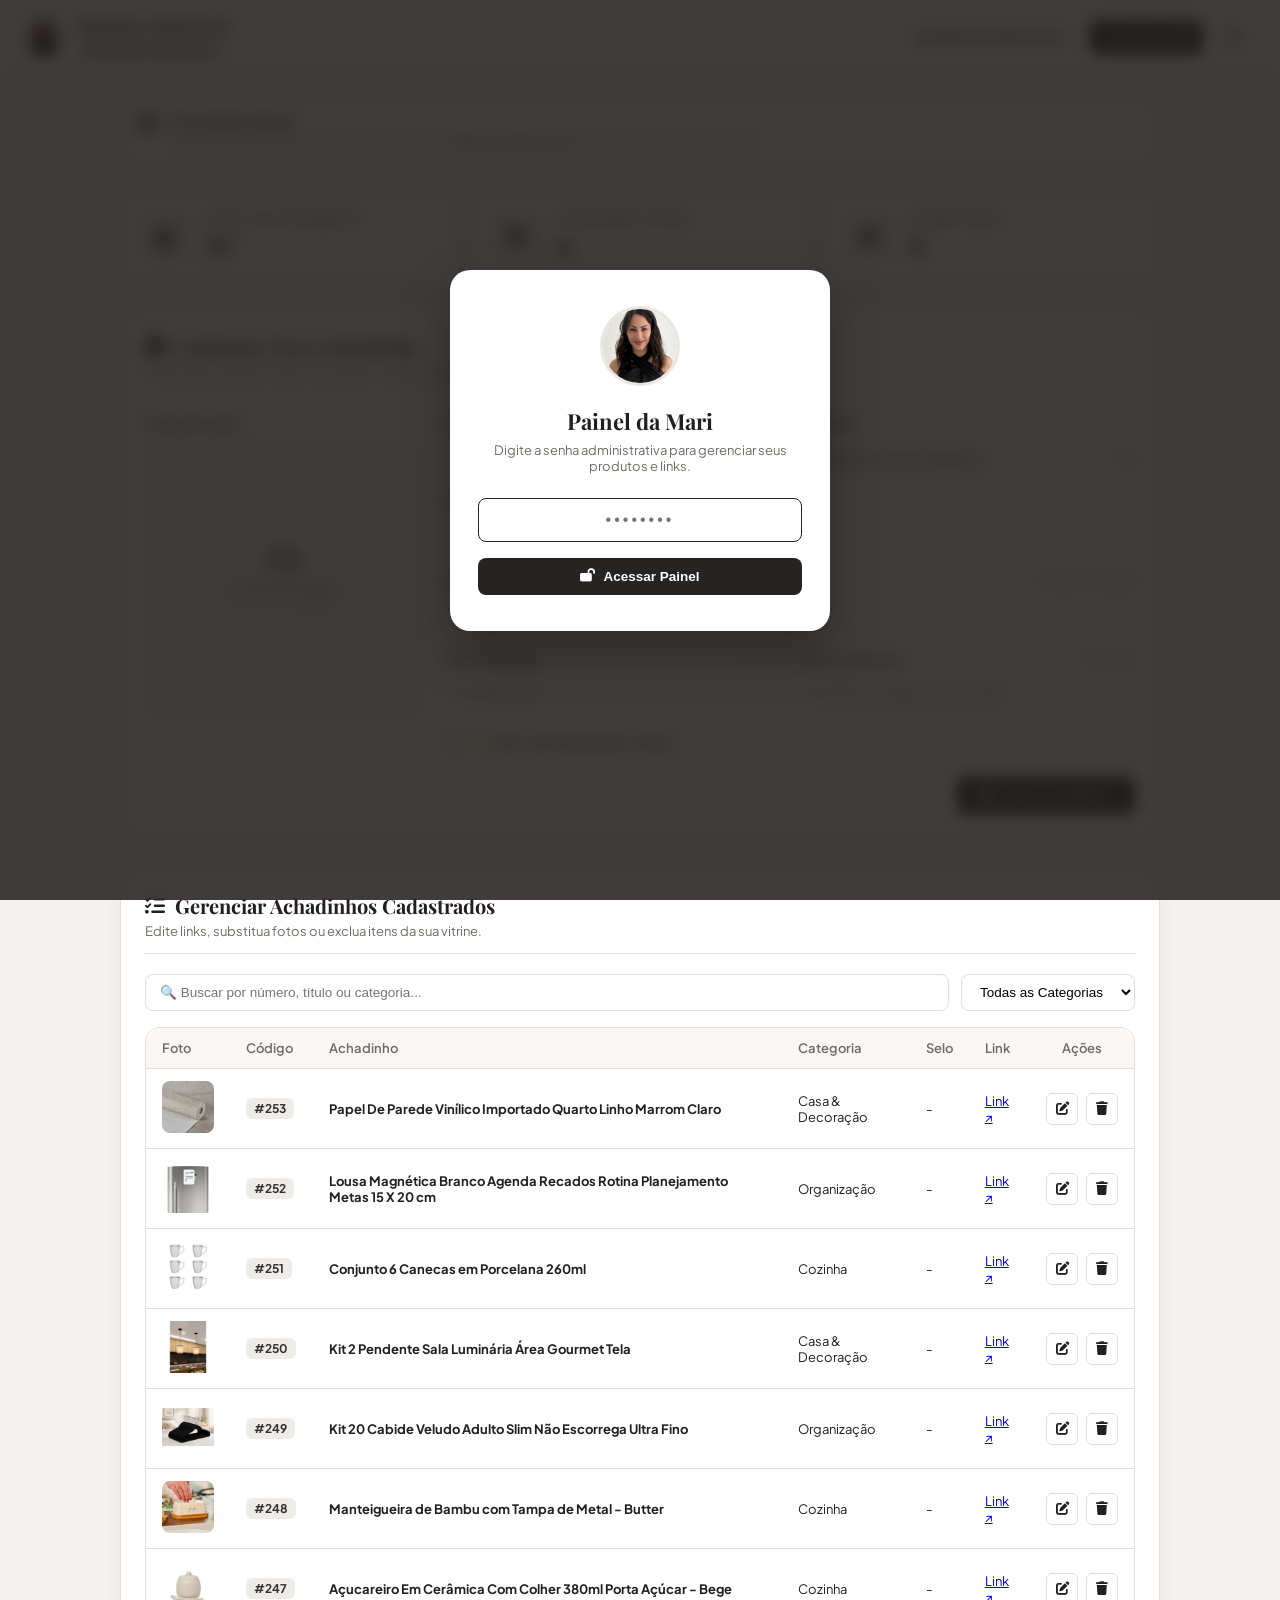
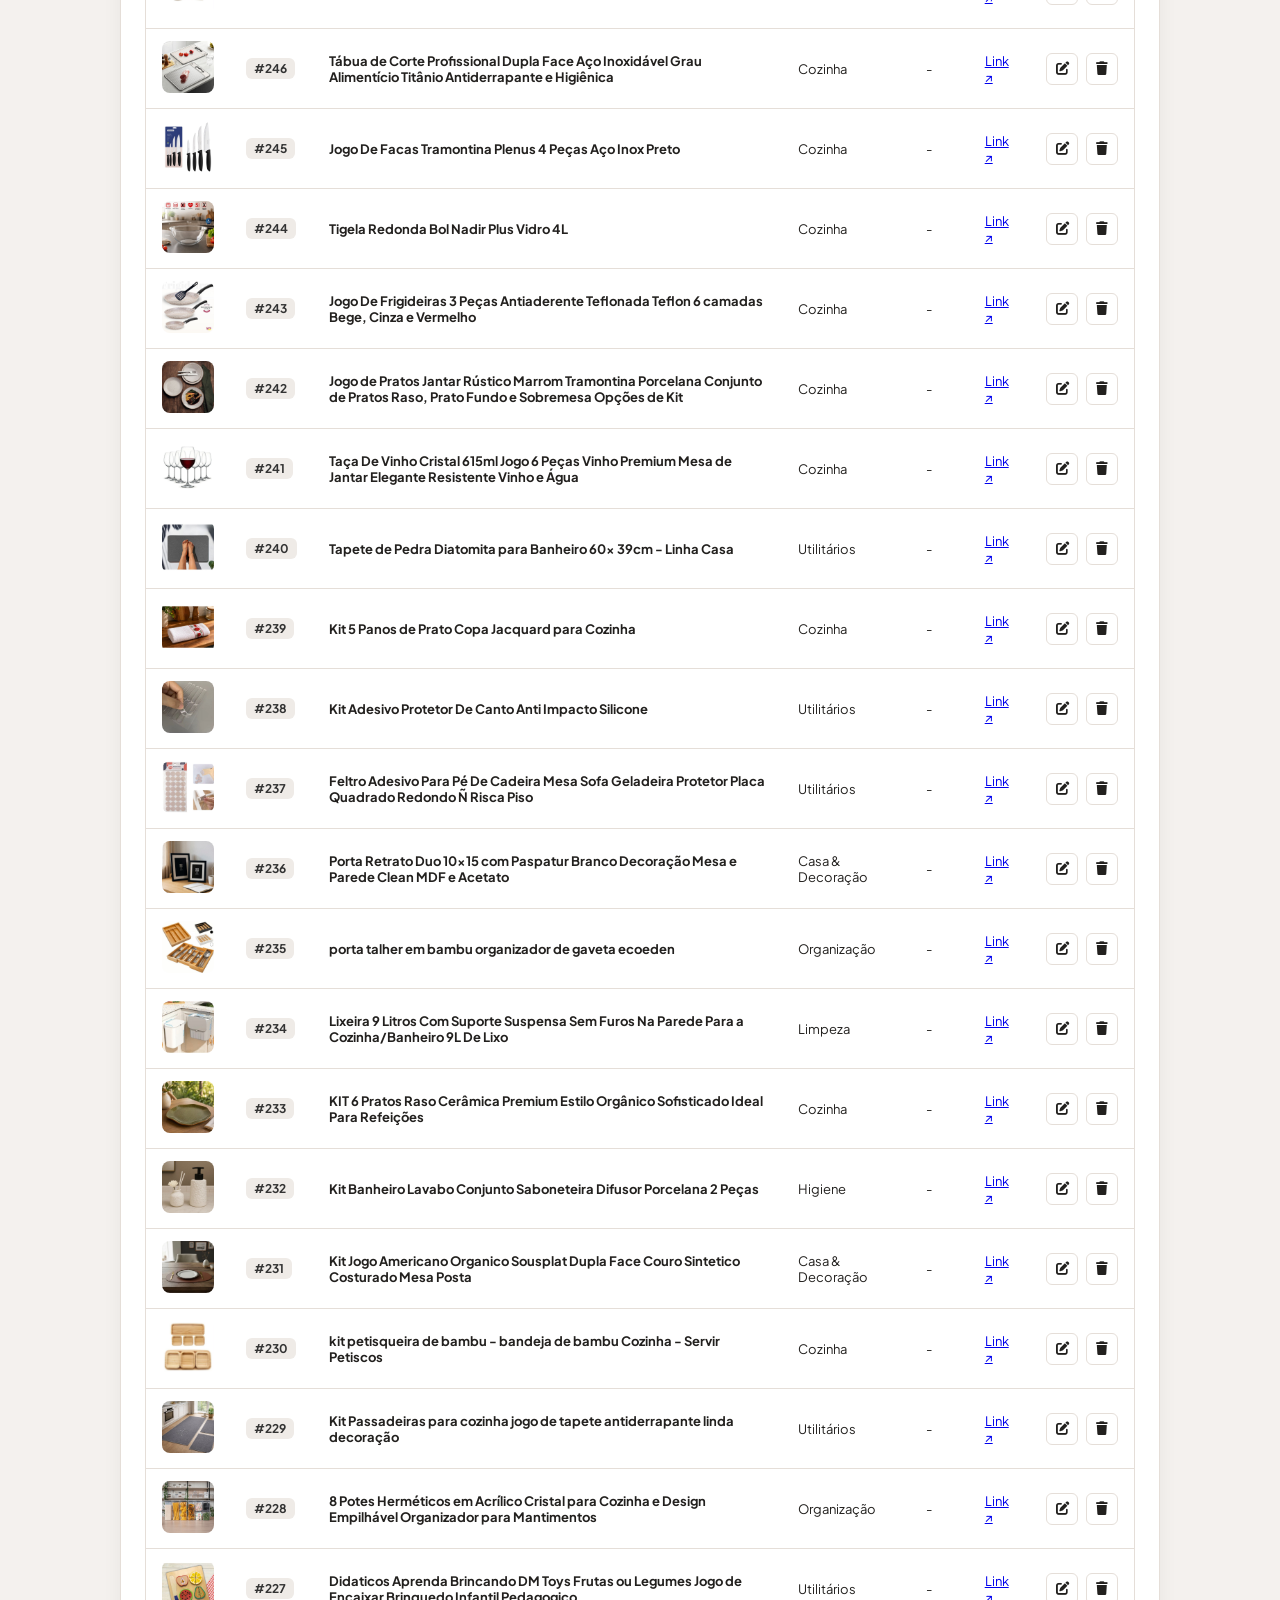
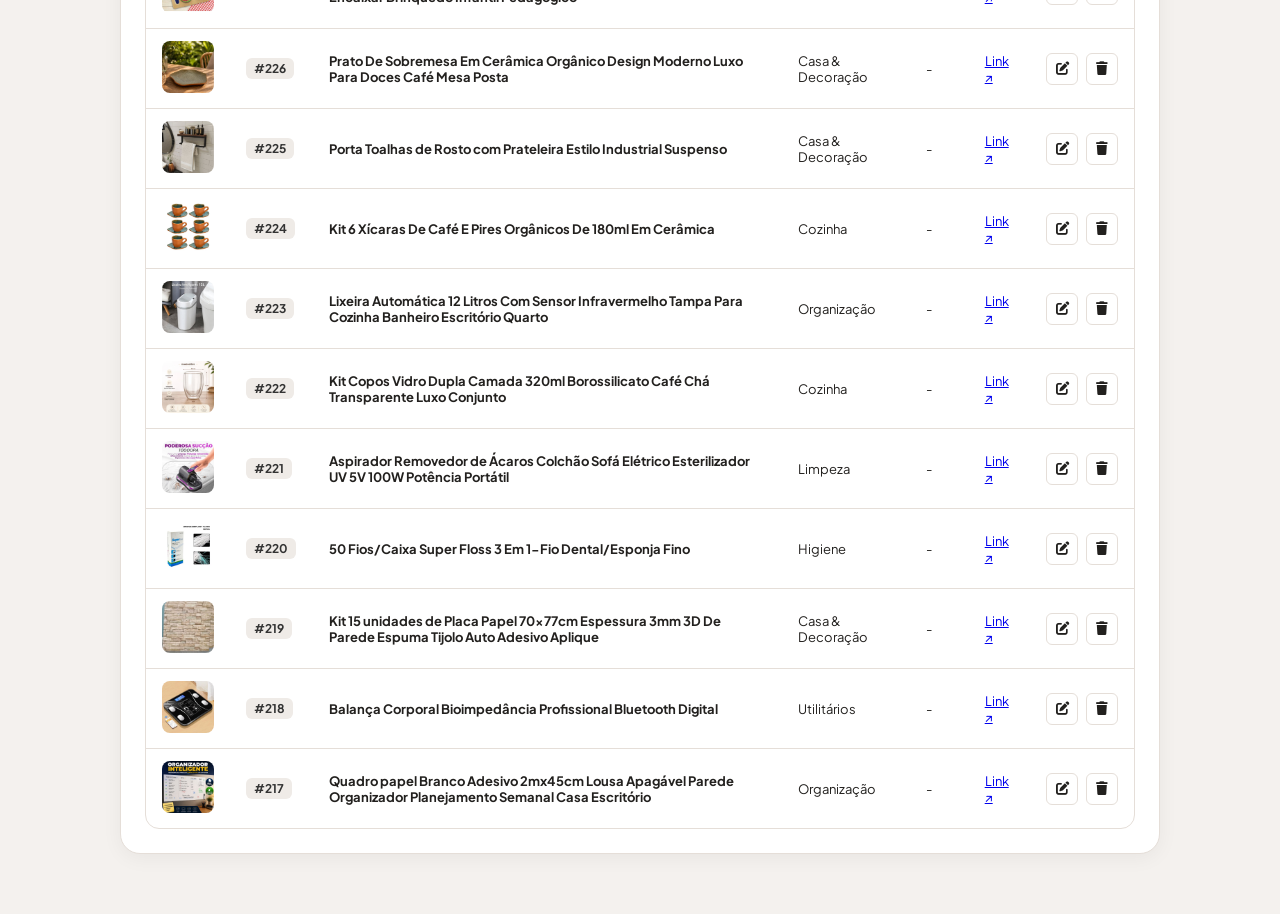
<file: admin.html>
<!DOCTYPE html>
<html lang="pt-BR">
<head>
  <meta charset="UTF-8">
  <meta name="viewport" content="width=device-width, initial-scale=1.0">
  <title>Painel Administrativo | Achadinhos da Mari</title>

  <!-- Fontes Google -->
  <link rel="preconnect" href="https://fonts.googleapis.com">
  <link rel="preconnect" href="https://fonts.gstatic.com" crossorigin>
  <link href="https://fonts.googleapis.com/css2?family=Playfair+Display:ital,wght@0,600;0,700;1,400&family=Plus+Jakarta+Sans:wght@300;400;500;600;700&display=swap" rel="stylesheet">

  <!-- Ícones Font Awesome -->
  <link rel="stylesheet" href="https://cdnjs.cloudflare.com/ajax/libs/font-awesome/6.4.0/css/all.min.css">

  <!-- Estilos do Painel Admin -->
  <link rel="stylesheet" href="admin.css">
</head>
<body>

  <!-- Modal de Autenticação / Senha -->
  <div id="authOverlay" class="auth-overlay">
    <div class="auth-box">
      <img src="perfil.jpg" alt="Mariana Ambrosio" class="auth-avatar" onerror="this.src='WhatsApp Image 2026-08-31 at 17.36.17.jpeg'">
      <h3>Painel da Mari</h3>
      <p>Digite a senha administrativa para gerenciar seus produtos e links.</p>
      
      <form class="auth-form" onsubmit="handleLogin(event)">
        <input type="password" id="authPassword" placeholder="••••••••" autofocus autocomplete="current-password">
        <div id="authError" class="auth-error">Senha incorreta. Tente novamente.</div>
        <button type="submit" class="btn btn-primary" style="width: 100%; justify-content: center;">
          <i class="fa-solid fa-lock-open"></i> Acessar Painel
        </button>
      </form>
    </div>
  </div>

  <div class="admin-layout">
    
    <!-- Barra Superior de Navegação -->
    <nav class="admin-navbar">
      <div class="brand-section">
        <img src="perfil.jpg" alt="Mariana Ambrosio" class="brand-avatar" onerror="this.src='WhatsApp Image 2026-08-31 at 17.36.17.jpeg'">
        <div>
          <div class="brand-title">Mariana Ambrosio</div>
          <span class="brand-badge">Admin de Achadinhos</span>
        </div>
      </div>

      <div class="nav-actions">
        <button type="button" class="btn-nav" onclick="exportProductsJson()" title="Baixar products.json para publicar no GitHub">
          <i class="fa-solid fa-download"></i>
          <span>Baixar products.json</span>
        </button>
        <a href="achadinhos.html" target="_blank" class="btn-nav primary">
          <span>Ver Vitrine</span>
          <i class="fa-solid fa-arrow-up-right-from-square"></i>
        </a>
        <button type="button" class="btn-nav" onclick="handleLogout()" title="Sair do painel">
          <i class="fa-solid fa-right-from-bracket"></i>
        </button>
      </div>
    </nav>

    <!-- Conteúdo Principal -->
    <main class="admin-container">
      
      <section class="github-publish-note">
        <i class="fa-brands fa-github"></i>
        <div><strong>Modo GitHub Pages</strong>
        <span>Cadastre e edite aqui. Quando terminar, clique em <b>Baixar products.json</b> e substitua o arquivo no GitHub.</span></div>
      </section>

      <!-- Linha de Estatísticas Rápidas -->
      <section class="stats-grid">
        <div class="stat-card">
          <div class="stat-icon">
            <i class="fa-solid fa-bag-shopping"></i>
          </div>
          <div class="stat-info">
            <h4>Total de Achadinhos</h4>
            <div class="stat-value" id="statTotal">0</div>
          </div>
        </div>

        <div class="stat-card">
          <div class="stat-icon">
            <i class="fa-solid fa-tags"></i>
          </div>
          <div class="stat-info">
            <h4>Categorias Ativas</h4>
            <div class="stat-value" id="statCategories">0</div>
          </div>
        </div>

        <div class="stat-card">
          <div class="stat-icon">
            <i class="fa-solid fa-star"></i>
          </div>
          <div class="stat-info">
            <h4>Em Destaque</h4>
            <div class="stat-value" id="statFeatured">0</div>
          </div>
        </div>
      </section>

      <!-- Formulário de Cadastro / Edição -->
      <section class="admin-card">
        <div class="card-header-flex">
          <div>
            <h2 id="formTitle"><i class="fa-solid fa-plus-circle"></i> Cadastrar Novo Achadinho</h2>
            <p style="font-size: 13px; color: #706B66; margin-top: 4px;">Preencha os dados e salve o produto. Depois baixe o products.json para atualizar a vitrine.</p>
          </div>
        </div>

        <form id="productForm">
          <div class="form-grid">
            
            <!-- Coluna de Imagem / Dropzone -->
            <div class="image-column">
              <label style="font-size: 12.5px; font-weight: 600; display: block; margin-bottom: 8px;">
                Foto do Produto
              </label>
              
              <div class="upload-dropzone" id="uploadDropzone" title="Clique ou arraste uma foto aqui">
                <input type="file" id="fileInput" accept="image/*" style="display: none;">
                <img id="previewImg" class="preview-img" style="display: none;" alt="Preview">
                
                <div class="upload-placeholder" id="uploadPlaceholder">
                  <i class="fa-solid fa-cloud-arrow-up"></i>
                  <span>Escolher Imagem</span>
                  <small>JPG, PNG ou WEBP (1:1)</small>
                </div>

                <div class="upload-overlay-badge">
                  <i class="fa-solid fa-camera"></i> Trocar foto
                </div>
              </div>
            </div>

            <!-- Coluna de Campos -->
            <div class="fields-column">
              
              <!-- Código e Categoria -->
              <div class="field-group-row">
                <div class="field-group">
                  <label for="productCode">
                    <span>Número / Código</span>
                  </label>
                  <div class="code-input-wrapper">
                    <input type="text" id="productCode" placeholder="Ex: 221" required>
                    <button type="button" class="btn-suggest" onclick="suggestNextCode()" title="Sugerir próximo número automático">
                      Auto
                    </button>
                  </div>
                </div>

                <div class="field-group">
                  <label for="productCategory">Categoria</label>
                  <select id="productCategory" required>
                    <!-- Preenchido via JS -->
                  </select>
                </div>
              </div>

              <!-- Título do Produto -->
              <div class="field-group">
                <label for="productTitle">Título / Nome do Achadinho</label>
                <input type="text" id="productTitle" placeholder="Ex: Vaso de planta com sensor inteligente auto-irrigável" required>
              </div>

              <!-- Link de Afiliado -->
              <div class="field-group">
                <label for="productLink">
                  <span>Link de Afiliado (Shopee, Amazon, etc.)</span>
                  <span style="font-weight: 400; font-size: 11px; color: #8E5D47;">Onde o fã compra</span>
                </label>
                <input type="url" id="productLink" placeholder="https://shope.ee/... ou https://amzn.to/..." required>
              </div>

              <!-- Preço e Selo/Tag -->
              <div class="field-group-row">
                <div class="field-group">
                  <label for="productPrice">Preço Estimado <small style="font-weight: 400; color: #888;">(Opcional)</small></label>
                  <input type="text" id="productPrice" placeholder="Ex: R$ 49,90">
                </div>

                <div class="field-group">
                  <label for="productTag">Selo de Destaque <small style="font-weight: 400; color: #888;">(Opcional)</small></label>
                  <input type="text" id="productTag" placeholder="Ex: Mais Vendido, Frete Grátis">
                </div>
              </div>

              <!-- Checkbox Destaque -->
              <div class="toggle-row">
                <input type="checkbox" id="productFeatured" style="width: 18px; height: 18px; cursor: pointer;">
                <label for="productFeatured" class="toggle-label">⭐ Fixar como destaque no topo</label>
              </div>

              <!-- Botões de Ação -->
              <div class="form-actions">
                <button type="button" class="btn btn-secondary" id="btnCancelEdit" style="display: none;">
                  Cancelar
                </button>
                <button type="submit" class="btn btn-primary" id="btnSaveProduct">
                  <i class="fa-solid fa-floppy-disk"></i> Salvar Achadinho
                </button>
              </div>

            </div>

          </div>
        </form>
      </section>

      <!-- Tabela de Gerenciamento de Achadinhos -->
      <section class="admin-card">
        <div class="card-header-flex">
          <div>
            <h2><i class="fa-solid fa-list-check"></i> Gerenciar Achadinhos Cadastrados</h2>
            <p style="font-size: 13px; color: #706B66; margin-top: 4px;">Edite links, substitua fotos ou exclua itens da sua vitrine.</p>
          </div>
        </div>

        <!-- Barra de Busca e Filtros da Tabela -->
        <div class="table-filters">
          <input type="text" id="searchTable" class="search-input-admin" placeholder="🔍 Buscar por número, título ou categoria...">
          <select id="filterCategory" class="select-filter-admin">
            <!-- Preenchido via JS -->
          </select>
        </div>

        <!-- Tabela -->
        <div class="table-responsive">
          <table class="products-table">
            <thead>
              <tr>
                <th style="width: 70px;">Foto</th>
                <th style="width: 80px;">Código</th>
                <th>Achadinho</th>
                <th>Categoria</th>
                <th>Selo</th>
                <th>Link</th>
                <th style="width: 100px; text-align: center;">Ações</th>
              </tr>
            </thead>
            <tbody id="productsTableBody">
              <!-- Preenchido dinamicamente via JS -->
            </tbody>
          </table>
        </div>
      </section>

    </main>

  </div>

  <!-- Toast de Notificação -->
  <div id="adminToast" class="admin-toast"></div>

  <!-- Script do Admin -->
  <script src="admin.js"></script>
</body>
</html>
</file>
<file: plano-b.css>
:root {
  --bg-main: #07050E;
  --bg-alt: #0D0A1A;
  --bg-card: rgba(20, 15, 38, 0.7);
  --bg-glass: rgba(255, 255, 255, 0.04);
  --border-glass: rgba(255, 255, 255, 0.08);
  --border-glow: rgba(192, 132, 252, 0.35);
  
  --primary: #C084FC;
  --primary-glow: #A855F7;
  --accent-pink: #F472B6;
  --accent-gold: #FCD34D;
  --accent-green: #34D399;
  
  --text-white: #FFFFFF;
  --text-dim: #94A3B8;
  --text-muted: #64748B;
  
  --font-display: 'Plus Jakarta Sans', sans-serif;
  --font-serif: 'Playfair Display', Georgia, serif;
  --font-body: 'Plus Jakarta Sans', sans-serif;
  
  --radius-sm: 8px;
  --radius-md: 16px;
  --radius-lg: 24px;
  --radius-full: 9999px;
  
  --shadow-glow: 0 0 50px rgba(168, 85, 247, 0.25);
  --shadow-card: 0 20px 40px -15px rgba(0, 0, 0, 0.5);
}

* {
  box-sizing: border-box;
  margin: 0;
  padding: 0;
  scroll-behavior: smooth;
  -webkit-tap-highlight-color: transparent;
}

body {
  background-color: var(--bg-main);
  color: var(--text-white);
  font-family: var(--font-body);
  line-height: 1.6;
  overflow-x: hidden;
  background-image: 
    radial-gradient(circle at 50% 0%, rgba(147, 51, 234, 0.18) 0%, transparent 50%),
    radial-gradient(circle at 90% 25%, rgba(236, 72, 153, 0.12) 0%, transparent 40%),
    radial-gradient(circle at 10% 60%, rgba(168, 85, 247, 0.1) 0%, transparent 45%),
    radial-gradient(circle at 50% 90%, rgba(192, 132, 252, 0.15) 0%, transparent 60%);
  background-attachment: fixed;
}

/* Ambient glow orbs */
.glow-orb {
  position: absolute;
  width: 400px;
  height: 400px;
  border-radius: 50%;
  filter: blur(120px);
  pointer-events: none;
  z-index: 0;
}

/* Container */
.container {
  width: 100%;
  max-width: 1180px;
  margin: 0 auto;
  padding: 0 20px;
  position: relative;
  z-index: 1;
}

/* Typography Enhancements */
h1, h2, h3, .font-display {
  font-family: var(--font-display);
  letter-spacing: -0.03em;
  text-wrap: balance;
}

.serif-italic {
  font-family: var(--font-serif);
  font-style: italic;
  font-weight: 400;
}

.text-gradient {
  background: linear-gradient(135deg, #FFFFFF 0%, #E2E8F0 40%, #C084FC 100%);
  -webkit-background-clip: text;
  -webkit-text-fill-color: transparent;
}

.text-gradient-purple {
  background: linear-gradient(135deg, #C084FC 0%, #F472B6 60%, #FCD34D 100%);
  -webkit-background-clip: text;
  -webkit-text-fill-color: transparent;
}

/* Floating Navbar 2026 */
.floating-nav {
  position: fixed;
  top: 16px;
  left: 50%;
  transform: translateX(-50%);
  width: calc(100% - 32px);
  max-width: 1100px;
  background: rgba(13, 10, 26, 0.75);
  backdrop-filter: blur(20px);
  -webkit-backdrop-filter: blur(20px);
  border: 1px solid var(--border-glass);
  border-radius: var(--radius-full);
  padding: 10px 24px;
  display: flex;
  justify-content: space-between;
  align-items: center;
  z-index: 1000;
  box-shadow: 0 10px 30px rgba(0, 0, 0, 0.4);
}

.nav-brand {
  display: flex;
  align-items: center;
  gap: 10px;
  text-decoration: none;
  color: var(--text-white);
}

.nav-avatar {
  width: 36px;
  height: 36px;
  border-radius: 50%;
  object-fit: cover;
  border: 1.5px solid var(--primary);
}

.nav-logo-text {
  font-family: var(--font-display);
  font-size: 15px;
  font-weight: 700;
  letter-spacing: -0.01em;
}

.nav-links {
  display: none;
  gap: 24px;
  align-items: center;
}

@media (min-width: 820px) {
  .nav-links {
    display: flex;
  }
}

.nav-link {
  color: var(--text-dim);
  text-decoration: none;
  font-size: 13.5px;
  font-weight: 500;
  transition: color 0.2s;
}

.nav-link:hover {
  color: var(--text-white);
}

.nav-btn-achadinhos {
  background: rgba(192, 132, 252, 0.12);
  color: #C084FC;
  padding: 6px 14px;
  border-radius: 20px;
  font-size: 12.5px;
  font-weight: 600;
  text-decoration: none;
  border: 1px solid rgba(192, 132, 252, 0.3);
  display: flex;
  align-items: center;
  gap: 6px;
  transition: all 0.2s;
}

.nav-btn-achadinhos:hover {
  background: rgba(192, 132, 252, 0.25);
  transform: translateY(-1px);
}

.nav-btn-cta {
  background: linear-gradient(135deg, #9333EA 0%, #C084FC 100%);
  color: #FFFFFF;
  padding: 8px 18px;
  border-radius: 20px;
  font-size: 12.5px;
  font-weight: 700;
  text-decoration: none;
  box-shadow: 0 4px 15px rgba(168, 85, 247, 0.35);
  transition: all 0.2s;
}

.nav-btn-cta:hover {
  transform: translateY(-1px);
  box-shadow: 0 6px 20px rgba(168, 85, 247, 0.5);
}

/* Hero Section */
.hero-section {
  padding-top: 130px;
  padding-bottom: 70px;
  text-align: center;
  position: relative;
}

.hero-pill-badge {
  display: inline-flex;
  align-items: center;
  gap: 8px;
  padding: 6px 16px;
  background: rgba(192, 132, 252, 0.1);
  border: 1px solid rgba(192, 132, 252, 0.3);
  border-radius: var(--radius-full);
  font-size: 12.5px;
  font-weight: 600;
  color: var(--primary);
  margin-bottom: 24px;
  box-shadow: 0 0 20px rgba(192, 132, 252, 0.15);
}

.hero-title {
  font-size: clamp(34px, 5.4vw, 60px);
  font-weight: 750;
  line-height: 1.14;
  letter-spacing: -0.035em;
  margin-bottom: 24px;
  max-width: 900px;
  margin-left: auto;
  margin-right: auto;
  text-wrap: balance;
}

.hero-subtitle {
  font-size: clamp(16px, 2vw, 20px);
  color: var(--text-dim);
  max-width: 760px;
  margin: 0 auto 36px auto;
  font-weight: 400;
  line-height: 1.65;
}

/* Video Frame 2026 */
.video-wrapper {
  max-width: 820px;
  margin: 0 auto 40px auto;
  position: relative;
  border-radius: var(--radius-lg);
  padding: 8px;
  background: linear-gradient(135deg, rgba(192, 132, 252, 0.4) 0%, rgba(244, 114, 182, 0.2) 50%, rgba(255, 255, 255, 0.05) 100%);
  box-shadow: var(--shadow-glow), 0 30px 60px rgba(0, 0, 0, 0.7);
}

.video-container {
  position: relative;
  width: 100%;
  aspect-ratio: 16 / 9;
  border-radius: calc(var(--radius-lg) - 6px);
  overflow: hidden;
  background: #000000;
}

.video-container iframe {
  width: 100%;
  height: 100%;
  border: none;
}

/* Primary CTA Button 2026 */
.cta-button {
  display: inline-flex;
  align-items: center;
  justify-content: center;
  gap: 12px;
  background: linear-gradient(135deg, #A855F7 0%, #EC4899 50%, #EAB308 100%);
  background-size: 200% 200%;
  animation: gradientShift 6s ease infinite;
  color: #FFFFFF;
  text-decoration: none;
  font-family: var(--font-display);
  font-size: 16px;
  font-weight: 700;
  letter-spacing: 0.02em;
  text-transform: uppercase;
  padding: 20px 42px;
  border-radius: var(--radius-full);
  box-shadow: 0 0 35px rgba(236, 72, 153, 0.4), 0 10px 25px rgba(0,0,0,0.5);
  transition: all 0.3s cubic-bezier(0.175, 0.885, 0.32, 1.275);
  position: relative;
  border: 1px solid rgba(255, 255, 255, 0.2);
}

@keyframes gradientShift {
  0% { background-position: 0% 50%; }
  50% { background-position: 100% 50%; }
  100% { background-position: 0% 50%; }
}

.cta-button:hover {
  transform: translateY(-3px) scale(1.02);
  box-shadow: 0 0 50px rgba(236, 72, 153, 0.6), 0 15px 35px rgba(0,0,0,0.6);
}

.cta-subtext {
  font-size: 12px;
  color: var(--text-muted);
  margin-top: 12px;
  display: flex;
  align-items: center;
  justify-content: center;
  gap: 16px;
  flex-wrap: wrap;
}

.cta-subtext span {
  display: flex;
  align-items: center;
  gap: 5px;
}

/* Trust Bar / Metrics */
.metrics-strip {
  display: grid;
  grid-template-columns: repeat(auto-fit, minmax(180px, 1fr));
  gap: 16px;
  margin-top: 50px;
}

.metric-pill {
  background: var(--bg-card);
  border: 1px solid var(--border-glass);
  backdrop-filter: blur(12px);
  padding: 18px;
  border-radius: var(--radius-md);
  text-align: center;
}

.metric-pill .metric-value {
  font-family: var(--font-display);
  font-size: 26px;
  font-weight: 800;
  color: #FFFFFF;
}

.metric-pill .metric-label {
  font-size: 12.5px;
  color: var(--text-dim);
  margin-top: 2px;
}

/* Contrast Section: Plano A vs Plano B */
.section {
  padding: 80px 0;
  position: relative;
}

.section-header {
  text-align: center;
  max-width: 740px;
  margin: 0 auto 50px auto;
}

.section-tag {
  font-size: 12px;
  text-transform: uppercase;
  letter-spacing: 2px;
  font-weight: 700;
  color: var(--primary);
  margin-bottom: 12px;
  display: block;
}

.section-title {
  font-size: clamp(28px, 3.7vw, 42px);
  font-weight: 750;
  line-height: 1.22;
  letter-spacing: -0.025em;
  margin-bottom: 16px;
  text-wrap: balance;
}

.section-desc {
  font-size: 16px;
  color: var(--text-dim);
}

.contrast-grid {
  display: grid;
  grid-template-columns: 1fr;
  gap: 24px;
}

@media (min-width: 768px) {
  .contrast-grid {
    grid-template-columns: 1fr 1fr;
  }
}

.contrast-card {
  background: var(--bg-card);
  border-radius: var(--radius-lg);
  padding: 36px 30px;
  border: 1px solid var(--border-glass);
  backdrop-filter: blur(16px);
  position: relative;
}

.contrast-card.plano-a {
  border-color: rgba(239, 68, 68, 0.2);
  background: linear-gradient(180deg, rgba(239, 68, 68, 0.05) 0%, rgba(20, 15, 38, 0.7) 100%);
}

.contrast-card.plano-b {
  border-color: rgba(192, 132, 252, 0.4);
  background: linear-gradient(180deg, rgba(168, 85, 247, 0.12) 0%, rgba(20, 15, 38, 0.8) 100%);
  box-shadow: 0 0 40px rgba(168, 85, 247, 0.15);
}

.card-badge-top {
  display: inline-block;
  padding: 4px 12px;
  border-radius: var(--radius-full);
  font-size: 11px;
  font-weight: 700;
  text-transform: uppercase;
  margin-bottom: 18px;
}

.plano-a .card-badge-top {
  background: rgba(239, 68, 68, 0.15);
  color: #F87171;
  border: 1px solid rgba(239, 68, 68, 0.3);
}

.plano-b .card-badge-top {
  background: rgba(192, 132, 252, 0.2);
  color: #C084FC;
  border: 1px solid rgba(192, 132, 252, 0.4);
}

.contrast-card h3 {
  font-size: 24px;
  margin-bottom: 18px;
}

.contrast-list {
  list-style: none;
  display: flex;
  flex-direction: column;
  gap: 14px;
}

.contrast-list li {
  display: flex;
  align-items: flex-start;
  gap: 12px;
  font-size: 14.5px;
  color: var(--text-dim);
}

.contrast-list li i {
  margin-top: 4px;
  font-size: 14px;
}

.plano-a .contrast-list li i { color: #EF4444; }
.plano-b .contrast-list li i { color: #34D399; }
.plano-b .contrast-list li { color: var(--text-white); font-weight: 500; }

/* Financial Results Grid (Prints das Alunas) */
.results-grid {
  display: grid;
  grid-template-columns: repeat(auto-fit, minmax(260px, 1fr));
  gap: 20px;
}

.result-card {
  background: var(--bg-card);
  border: 1px solid var(--border-glass);
  border-radius: var(--radius-md);
  padding: 24px;
  display: flex;
  flex-direction: column;
  backdrop-filter: blur(14px);
  position: relative;
  overflow: hidden;
  transition: transform 0.2s, border-color 0.2s;
}

.result-card:hover {
  transform: translateY(-4px);
  border-color: var(--border-glow);
}

.result-card.featured {
  border-color: rgba(192, 132, 252, 0.5);
  background: linear-gradient(135deg, rgba(168, 85, 247, 0.15) 0%, rgba(20, 15, 38, 0.8) 100%);
}

.result-tag {
  font-size: 11px;
  font-weight: 700;
  text-transform: uppercase;
  color: var(--accent-gold);
  margin-bottom: 8px;
}

.result-value {
  font-family: var(--font-display);
  font-size: 32px;
  font-weight: 800;
  color: #FFFFFF;
  margin-bottom: 4px;
}

.result-period {
  font-size: 13px;
  color: var(--primary);
  font-weight: 600;
  margin-bottom: 12px;
}

.result-comment {
  font-size: 13.5px;
  color: var(--text-dim);
  line-height: 1.5;
  margin-top: auto;
  border-top: 1px solid var(--border-glass);
  padding-top: 12px;
}

/* Mentor Section (Mariana Ambrosio) */
.mentor-card {
  background: var(--bg-card);
  border: 1px solid var(--border-glass);
  border-radius: var(--radius-lg);
  padding: 40px;
  display: grid;
  grid-template-columns: 1fr;
  gap: 36px;
  align-items: center;
  backdrop-filter: blur(16px);
}

@media (min-width: 820px) {
  .mentor-card {
    grid-template-columns: 320px 1fr;
  }
}

.mentor-photo-wrap {
  position: relative;
  width: 100%;
  max-width: 300px;
  margin: 0 auto;
  aspect-ratio: 4 / 5;
  border-radius: var(--radius-md);
  padding: 6px;
  background: linear-gradient(135deg, #C084FC 0%, #EC4899 50%, #F59E0B 100%);
  box-shadow: 0 20px 40px rgba(0, 0, 0, 0.6);
}

.mentor-photo-wrap img {
  width: 100%;
  height: 100%;
  object-fit: cover;
  border-radius: calc(var(--radius-md) - 4px);
}

.mentor-info h3 {
  font-size: 32px;
  margin-bottom: 6px;
}

.mentor-role {
  font-size: 14px;
  color: var(--primary);
  font-weight: 600;
  text-transform: uppercase;
  letter-spacing: 1px;
  margin-bottom: 20px;
}

.mentor-bio {
  font-size: 15px;
  color: var(--text-dim);
  line-height: 1.7;
  display: flex;
  flex-direction: column;
  gap: 14px;
}

/* Modules Section */
.modules-accordion {
  display: flex;
  flex-direction: column;
  gap: 16px;
  max-width: 860px;
  margin: 0 auto;
}

.module-item {
  background: var(--bg-card);
  border: 1px solid var(--border-glass);
  border-radius: var(--radius-md);
  backdrop-filter: blur(14px);
  overflow: hidden;
  transition: border-color 0.2s;
}

.module-item:hover {
  border-color: var(--border-glow);
}

.module-header {
  padding: 20px 24px;
  display: flex;
  align-items: center;
  justify-content: space-between;
  cursor: pointer;
  user-select: none;
}

.module-title-wrap {
  display: flex;
  align-items: center;
  gap: 16px;
}

.module-num {
  width: 38px;
  height: 38px;
  border-radius: 10px;
  background: rgba(192, 132, 252, 0.15);
  color: var(--primary);
  display: flex;
  align-items: center;
  justify-content: center;
  font-family: var(--font-display);
  font-weight: 800;
  font-size: 15px;
  flex-shrink: 0;
}

.module-header h4 {
  font-size: 16px;
  font-weight: 700;
  color: var(--text-white);
}

.module-toggle-icon {
  color: var(--primary);
  font-size: 14px;
  transition: transform 0.3s ease;
}

.module-item.active .module-toggle-icon {
  transform: rotate(180deg);
}

.module-body {
  max-height: 0;
  overflow: hidden;
  transition: max-height 0.35s ease, padding 0.35s ease;
  padding: 0 24px;
  color: var(--text-dim);
  font-size: 14px;
  line-height: 1.6;
}

.module-item.active .module-body {
  max-height: 250px;
  padding-bottom: 22px;
}

/* 2026 Bonuses Grid */
.bonuses-grid {
  display: grid;
  grid-template-columns: repeat(auto-fit, minmax(300px, 1fr));
  gap: 20px;
}

.bonus-card {
  background: var(--bg-card);
  border: 1px solid var(--border-glass);
  border-radius: var(--radius-lg);
  padding: 30px;
  backdrop-filter: blur(14px);
  position: relative;
  display: flex;
  flex-direction: column;
}

.bonus-badge {
  display: inline-block;
  background: rgba(244, 114, 182, 0.15);
  color: var(--accent-pink);
  border: 1px solid rgba(244, 114, 182, 0.3);
  font-size: 11px;
  font-weight: 700;
  padding: 4px 10px;
  border-radius: var(--radius-full);
  text-transform: uppercase;
  margin-bottom: 16px;
  align-self: flex-start;
}

.bonus-card h4 {
  font-size: 20px;
  margin-bottom: 10px;
}

.bonus-card p {
  font-size: 14px;
  color: var(--text-dim);
  line-height: 1.6;
  margin-bottom: 18px;
}

.bonus-val {
  margin-top: auto;
  font-size: 13px;
  color: var(--accent-green);
  font-weight: 700;
}

/* Pricing Offer Section 2026 */
.pricing-section {
  padding: 100px 0;
  text-align: center;
}

.pricing-box {
  max-width: 680px;
  margin: 0 auto;
  background: linear-gradient(180deg, rgba(26, 18, 52, 0.9) 0%, rgba(13, 10, 26, 0.95) 100%);
  border: 1.5px solid rgba(192, 132, 252, 0.4);
  border-radius: 32px;
  padding: 48px 32px;
  box-shadow: 0 0 60px rgba(168, 85, 247, 0.3), 0 30px 60px rgba(0, 0, 0, 0.8);
  position: relative;
}

.pricing-badge-hot {
  position: absolute;
  top: -14px;
  left: 50%;
  transform: translateX(-50%);
  background: linear-gradient(135deg, #EC4899 0%, #A855F7 100%);
  color: #fff;
  font-family: var(--font-display);
  font-weight: 800;
  font-size: 12px;
  letter-spacing: 1px;
  text-transform: uppercase;
  padding: 6px 20px;
  border-radius: var(--radius-full);
  box-shadow: 0 4px 15px rgba(236, 72, 153, 0.4);
}

.pricing-name {
  font-size: 28px;
  font-weight: 800;
  margin-bottom: 8px;
}

.pricing-desc {
  font-size: 14.5px;
  color: var(--text-dim);
  margin-bottom: 28px;
}

.price-container {
  margin-bottom: 30px;
}

.price-from {
  font-size: 14px;
  color: var(--text-muted);
  text-decoration: line-through;
  margin-bottom: 4px;
}

.price-main {
  display: flex;
  align-items: baseline;
  justify-content: center;
  gap: 6px;
}

.price-currency {
  font-size: 22px;
  font-weight: 700;
  color: var(--primary);
}

.price-value {
  font-family: var(--font-display);
  font-size: 52px;
  font-weight: 800;
  color: #FFFFFF;
}

.price-period {
  font-size: 14px;
  color: var(--text-dim);
}

.pricing-features {
  list-style: none;
  display: flex;
  flex-direction: column;
  gap: 12px;
  text-align: left;
  max-width: 440px;
  margin: 0 auto 36px auto;
}

.pricing-features li {
  display: flex;
  align-items: center;
  gap: 10px;
  font-size: 14px;
  color: #E2E8F0;
}

.pricing-features li i {
  color: #34D399;
  font-size: 14px;
}

/* Guarantee Section */
.guarantee-box {
  display: flex;
  flex-direction: column;
  align-items: center;
  gap: 20px;
  max-width: 720px;
  margin: 60px auto 0 auto;
  background: var(--bg-card);
  border: 1px solid var(--border-glass);
  border-radius: var(--radius-lg);
  padding: 32px;
  backdrop-filter: blur(14px);
  text-align: center;
}

@media (min-width: 640px) {
  .guarantee-box {
    flex-direction: row;
    text-align: left;
  }
}

.guarantee-icon {
  width: 80px;
  height: 80px;
  border-radius: 50%;
  background: rgba(252, 211, 77, 0.12);
  color: var(--accent-gold);
  display: flex;
  align-items: center;
  justify-content: center;
  font-size: 36px;
  flex-shrink: 0;
  border: 1px solid rgba(252, 211, 77, 0.3);
}

.guarantee-text h4 {
  font-size: 20px;
  margin-bottom: 6px;
}

.guarantee-text p {
  font-size: 13.5px;
  color: var(--text-dim);
  line-height: 1.6;
}

/* FAQ Section */
.faq-accordion {
  max-width: 820px;
  margin: 0 auto;
  display: flex;
  flex-direction: column;
  gap: 14px;
}

.faq-item {
  background: var(--bg-card);
  border: 1px solid var(--border-glass);
  border-radius: var(--radius-md);
  backdrop-filter: blur(14px);
  overflow: hidden;
}

.faq-question {
  padding: 20px 24px;
  font-size: 15.5px;
  font-weight: 600;
  cursor: pointer;
  display: flex;
  justify-content: space-between;
  align-items: center;
  color: var(--text-white);
}

.faq-answer {
  max-height: 0;
  overflow: hidden;
  transition: max-height 0.35s ease, padding 0.35s ease;
  padding: 0 24px;
  color: var(--text-dim);
  font-size: 14px;
  line-height: 1.65;
}

.faq-item.active .faq-answer {
  max-height: 220px;
  padding-bottom: 20px;
}

.faq-item.active .faq-question i {
  transform: rotate(180deg);
}

/* Footer 2026 */
.site-footer {
  border-top: 1px solid var(--border-glass);
  padding: 50px 0 80px 0;
  text-align: center;
  color: var(--text-muted);
  font-size: 13px;
  position: relative;
}

.footer-nav-links {
  display: flex;
  justify-content: center;
  gap: 20px;
  margin-bottom: 20px;
  flex-wrap: wrap;
}

.footer-nav-links a {
  color: var(--text-dim);
  text-decoration: none;
  transition: color 0.2s;
}

.footer-nav-links a:hover {
  color: var(--text-white);
}
</file>
<file: style.css>
:root {
  --bg-primary: #E9E3DF;
  --bg-secondary: #DFD7D1;
  --card-bg: #FFFFFF;
  --card-subtle: #F7F4F1;
  --text-main: #242220;
  --text-muted: #756F69;
  --text-light: #9B948E;
  --accent: #262423;
  --accent-hover: #000000;
  --pill-bg: #DCD3CC;
  --pill-active-bg: #262423;
  --pill-active-text: #FFFFFF;
  --border-color: #D6CBC4;
  --badge-bg: #EAE1D9;
  --badge-text: #5A4E46;
  --tag-bg: #E8F3EE;
  --tag-text: #2C6B52;
  --shadow-sm: 0 2px 8px rgba(0, 0, 0, 0.04);
  --shadow-md: 0 8px 24px rgba(0, 0, 0, 0.07);
  --radius-sm: 10px;
  --radius-md: 16px;
  --radius-lg: 24px;
}

* {
  box-sizing: border-box;
  margin: 0;
  padding: 0;
  -webkit-tap-highlight-color: transparent;
}

body {
  background-color: var(--bg-primary);
  font-family: 'Plus Jakarta Sans', -apple-system, BlinkMacSystemFont, 'Segoe UI', Roboto, sans-serif;
  color: var(--text-main);
  min-height: 100vh;
  display: flex;
  justify-content: center;
  line-height: 1.5;
}

.app-wrapper {
  width: 100%;
  max-width: 480px;
  min-height: 100vh;
  display: flex;
  flex-direction: column;
  padding: 24px 18px 40px 18px;
}

/* Header & Profile */
.header-profile {
  display: flex;
  flex-direction: column;
  align-items: center;
  text-align: center;
  margin-bottom: 24px;
}

.avatar-wrapper {
  position: relative;
  width: 130px;
  height: 130px;
  border-radius: 50%;
  padding: 4px;
  background: linear-gradient(135deg, #D4C5BB 0%, #F5ECE6 50%, #C4B2A5 100%);
  box-shadow: var(--shadow-md);
  margin-bottom: 16px;
}

.avatar-wrapper img {
  width: 100%;
  height: 100%;
  border-radius: 50%;
  object-fit: cover;
  object-position: top;
  display: block;
  background-color: var(--card-subtle);
}

.avatar-badge {
  position: absolute;
  bottom: 4px;
  right: 6px;
  background-color: #262423;
  color: #fff;
  width: 26px;
  height: 26px;
  border-radius: 50%;
  display: flex;
  align-items: center;
  justify-content: center;
  font-size: 12px;
  border: 2px solid #E9E3DF;
}

.profile-name {
  font-family: 'Playfair Display', Georgia, serif;
  font-size: 26px;
  font-weight: 700;
  letter-spacing: 1.5px;
  text-transform: uppercase;
  color: var(--text-main);
  margin-bottom: 4px;
}

.profile-subtitle {
  font-size: 13px;
  font-weight: 600;
  text-transform: uppercase;
  letter-spacing: 1.8px;
  color: var(--text-muted);
  margin-bottom: 12px;
}

.social-links {
  display: flex;
  gap: 12px;
  margin-bottom: 4px;
}

.social-btn {
  display: inline-flex;
  align-items: center;
  gap: 6px;
  padding: 6px 14px;
  background: var(--bg-secondary);
  color: var(--text-main);
  border-radius: 20px;
  font-size: 12px;
  font-weight: 600;
  text-decoration: none;
  border: 1px solid var(--border-color);
  transition: all 0.2s ease;
}

.social-btn:hover {
  background: #262423;
  color: #fff;
  border-color: #262423;
}

/* Search Bar */
.search-container {
  position: relative;
  width: 100%;
  margin-bottom: 18px;
}

.search-bar {
  width: 100%;
  display: flex;
  align-items: center;
  background: var(--card-bg);
  border: 1.5px solid var(--border-color);
  border-radius: 30px;
  padding: 6px 8px 6px 18px;
  box-shadow: var(--shadow-sm);
  transition: all 0.2s ease;
}

.search-bar:focus-within {
  border-color: var(--text-main);
  box-shadow: 0 4px 16px rgba(0, 0, 0, 0.08);
}

.search-bar input {
  flex: 1;
  border: none;
  background: transparent;
  font-size: 14.5px;
  font-family: inherit;
  color: var(--text-main);
  outline: none;
}

.search-bar input::placeholder {
  color: var(--text-light);
}

.search-clear-btn {
  background: none;
  border: none;
  color: var(--text-light);
  font-size: 14px;
  padding: 6px;
  cursor: pointer;
  display: none;
}

.search-btn {
  background: var(--accent);
  color: #fff;
  border: none;
  width: 40px;
  height: 40px;
  border-radius: 50%;
  display: flex;
  align-items: center;
  justify-content: center;
  font-size: 14px;
  cursor: pointer;
  transition: background 0.2s ease;
}

.search-btn:hover {
  background: var(--accent-hover);
}

/* Categories Filter */
.categories-scroll {
  width: 100%;
  overflow-x: auto;
  margin-bottom: 20px;
  padding-bottom: 4px;
  -webkit-overflow-scrolling: touch;
  scrollbar-width: none;
}

.categories-scroll::-webkit-scrollbar {
  display: none;
}

.categories-list {
  display: flex;
  gap: 8px;
  white-space: nowrap;
}

.category-pill {
  border: none;
  background: var(--pill-bg);
  color: var(--text-main);
  padding: 8px 16px;
  border-radius: 20px;
  font-size: 12.5px;
  font-weight: 600;
  cursor: pointer;
  transition: all 0.2s ease;
  font-family: inherit;
}

.category-pill:hover {
  background: #cfc5bd;
}

.category-pill.active {
  background: var(--pill-active-bg);
  color: var(--pill-active-text);
  box-shadow: 0 2px 8px rgba(0,0,0,0.15);
}

/* Products Count / Info bar */
.results-info {
  display: flex;
  justify-content: space-between;
  align-items: center;
  font-size: 12px;
  color: var(--text-muted);
  font-weight: 500;
  margin-bottom: 14px;
  padding: 0 4px;
}

/* Products Grid */
.products-grid {
  display: grid;
  grid-template-columns: repeat(2, 1fr);
  gap: 14px;
  width: 100%;
}

/* Product Card */
.product-card {
  background: var(--card-bg);
  border-radius: var(--radius-md);
  overflow: hidden;
  display: flex;
  flex-direction: column;
  box-shadow: var(--shadow-sm);
  border: 1px solid rgba(0,0,0,0.04);
  transition: transform 0.2s ease, box-shadow 0.2s ease;
  position: relative;
}

.product-card:hover {
  transform: translateY(-3px);
  box-shadow: var(--shadow-md);
}

.card-media {
  position: relative;
  width: 100%;
  aspect-ratio: 1 / 1;
  background: var(--card-subtle);
  overflow: hidden;
}

.card-media img {
  width: 100%;
  height: 100%;
  object-fit: cover;
  transition: transform 0.3s ease;
}

.product-card:hover .card-media img {
  transform: scale(1.04);
}

.code-badge {
  position: absolute;
  top: 10px;
  left: 10px;
  background: rgba(38, 36, 35, 0.88);
  backdrop-filter: blur(4px);
  color: #FFFFFF;
  padding: 4px 8px;
  border-radius: 6px;
  font-size: 11px;
  font-weight: 700;
  letter-spacing: 0.5px;
}

.tag-badge {
  position: absolute;
  top: 10px;
  right: 10px;
  background: var(--tag-bg);
  color: var(--tag-text);
  padding: 3px 8px;
  border-radius: 6px;
  font-size: 10px;
  font-weight: 700;
  text-transform: uppercase;
}

.card-content {
  padding: 12px 10px 14px 10px;
  display: flex;
  flex-direction: column;
  flex: 1;
}

.card-category {
  font-size: 10.5px;
  color: var(--text-light);
  text-transform: uppercase;
  letter-spacing: 0.5px;
  margin-bottom: 4px;
  font-weight: 600;
}

.card-title {
  font-size: 12.5px;
  font-weight: 500;
  color: var(--text-main);
  line-height: 1.4;
  margin-bottom: 10px;
  display: -webkit-box;
  -webkit-line-clamp: 2;
  -webkit-box-orient: vertical;
  overflow: hidden;
  min-height: 35px;
}

.card-price {
  font-size: 14px;
  font-weight: 700;
  color: #1F2937;
  margin-bottom: 12px;
}

.card-actions {
  margin-top: auto;
  display: flex;
  gap: 6px;
}

.btn-buy {
  flex: 1;
  background: var(--accent);
  color: #FFFFFF;
  text-decoration: none;
  border-radius: 8px;
  font-size: 12px;
  font-weight: 600;
  padding: 9px 8px;
  text-align: center;
  display: flex;
  align-items: center;
  justify-content: center;
  gap: 6px;
  transition: all 0.2s ease;
}

.btn-buy:hover {
  background: #000000;
}

.btn-copy {
  background: var(--card-subtle);
  border: 1px solid var(--border-color);
  color: var(--text-muted);
  width: 36px;
  height: 36px;
  border-radius: 8px;
  display: flex;
  align-items: center;
  justify-content: center;
  font-size: 13px;
  cursor: pointer;
  transition: all 0.2s ease;
  flex-shrink: 0;
}

.btn-copy:hover {
  background: var(--bg-secondary);
  color: var(--text-main);
}

/* Empty State */
.empty-state {
  grid-column: 1 / -1;
  text-align: center;
  padding: 50px 20px;
  background: rgba(255, 255, 255, 0.4);
  border-radius: var(--radius-md);
  border: 1.5px dashed var(--border-color);
}

.empty-state i {
  font-size: 38px;
  color: var(--text-light);
  margin-bottom: 14px;
}

.empty-state h3 {
  font-size: 16px;
  font-weight: 600;
  color: var(--text-main);
  margin-bottom: 6px;
}

.empty-state p {
  font-size: 13px;
  color: var(--text-muted);
}

/* Footer */
.footer-section {
  margin-top: auto;
  padding-top: 40px;
  display: flex;
  flex-direction: column;
  align-items: center;
  gap: 12px;
}

.footer-badge {
  display: inline-flex;
  align-items: center;
  gap: 6px;
  background: rgba(255, 255, 255, 0.5);
  padding: 6px 14px;
  border-radius: 20px;
  font-size: 12px;
  font-weight: 600;
  color: var(--text-main);
  border: 1px solid var(--border-color);
}

.footer-admin-link {
  font-size: 11px;
  color: var(--text-light);
  text-decoration: none;
  transition: color 0.2s;
  display: flex;
  align-items: center;
  gap: 4px;
}

.footer-admin-link:hover {
  color: var(--text-main);
}

/* Toast */
.toast-msg {
  position: fixed;
  bottom: 24px;
  left: 50%;
  transform: translateX(-50%) translateY(100px);
  background: #242220;
  color: #FFFFFF;
  padding: 12px 22px;
  border-radius: 30px;
  font-size: 13px;
  font-weight: 600;
  box-shadow: 0 10px 30px rgba(0, 0, 0, 0.25);
  display: flex;
  align-items: center;
  gap: 8px;
  z-index: 9999;
  opacity: 0;
  transition: all 0.3s cubic-bezier(0.175, 0.885, 0.32, 1.275);
  pointer-events: none;
}

.toast-msg.show {
  transform: translateX(-50%) translateY(0);
  opacity: 1;
}

/* Desktop optimization */
@media (min-width: 600px) {
  .app-wrapper {
    max-width: 620px;
  }
  .products-grid {
    gap: 16px;
  }
}
</file>
<file: admin.css>
:root {
  --admin-bg: #F4F1EE;
  --admin-card-bg: #FFFFFF;
  --admin-sidebar-bg: #211F1E;
  --admin-text: #22201E;
  --admin-text-muted: #706B66;
  --admin-border: #E5DED8;
  --admin-accent: #262423;
  --admin-accent-hover: #000000;
  --admin-primary: #8E5D47;
  --admin-primary-hover: #784C38;
  --admin-danger: #D94848;
  --admin-danger-hover: #BF3636;
  --admin-success: #2E8B57;
  --radius-sm: 8px;
  --radius-md: 14px;
  --radius-lg: 20px;
  --shadow: 0 4px 20px rgba(0, 0, 0, 0.05);
}

* {
  box-sizing: border-box;
  margin: 0;
  padding: 0;
}

body {
  background-color: var(--admin-bg);
  font-family: 'Plus Jakarta Sans', -apple-system, BlinkMacSystemFont, sans-serif;
  color: var(--admin-text);
  min-height: 100vh;
}

/* Layout */
.admin-layout {
  display: flex;
  flex-direction: column;
  min-height: 100vh;
}

/* Navbar */
.admin-navbar {
  background: #FFFFFF;
  border-bottom: 1px solid var(--admin-border);
  padding: 14px 24px;
  display: flex;
  justify-content: space-between;
  align-items: center;
  position: sticky;
  top: 0;
  z-index: 100;
  box-shadow: 0 2px 10px rgba(0,0,0,0.03);
}

.brand-section {
  display: flex;
  align-items: center;
  gap: 12px;
}

.brand-avatar {
  width: 40px;
  height: 40px;
  border-radius: 50%;
  object-fit: cover;
  border: 2px solid var(--admin-border);
}

.brand-title {
  font-family: 'Playfair Display', serif;
  font-size: 18px;
  font-weight: 700;
  color: var(--admin-text);
}

.brand-badge {
  background: #EBE5E0;
  color: #554E48;
  font-size: 11px;
  font-weight: 700;
  padding: 3px 8px;
  border-radius: 6px;
  text-transform: uppercase;
}

.nav-actions {
  display: flex;
  gap: 10px;
  align-items: center;
}

.btn-nav {
  display: inline-flex;
  align-items: center;
  gap: 6px;
  padding: 8px 14px;
  border-radius: var(--radius-sm);
  font-size: 13px;
  font-weight: 600;
  text-decoration: none;
  cursor: pointer;
  border: 1px solid var(--admin-border);
  background: #FFFFFF;
  color: var(--admin-text);
  transition: all 0.2s;
}

.btn-nav:hover {
  background: #F8F6F4;
  border-color: #CFC5BE;
}

.btn-nav.primary {
  background: var(--admin-accent);
  color: #FFFFFF;
  border-color: var(--admin-accent);
}

.btn-nav.primary:hover {
  background: #000000;
}

/* Main Container */
.admin-container {
  max-width: 1080px;
  width: 100%;
  margin: 0 auto;
  padding: 24px 20px 60px 20px;
  display: flex;
  flex-direction: column;
  gap: 28px;
}

/* Stats Row */
.stats-grid {
  display: grid;
  grid-template-columns: repeat(auto-fit, minmax(220px, 1fr));
  gap: 16px;
}

.stat-card {
  background: var(--admin-card-bg);
  border: 1px solid var(--admin-border);
  border-radius: var(--radius-md);
  padding: 18px 20px;
  display: flex;
  align-items: center;
  gap: 16px;
  box-shadow: var(--shadow);
}

.stat-icon {
  width: 48px;
  height: 48px;
  border-radius: 12px;
  background: #EFE9E4;
  color: #5A4E46;
  display: flex;
  align-items: center;
  justify-content: center;
  font-size: 20px;
}

.stat-info h4 {
  font-size: 12px;
  text-transform: uppercase;
  letter-spacing: 0.5px;
  color: var(--admin-text-muted);
  margin-bottom: 4px;
}

.stat-info .stat-value {
  font-size: 24px;
  font-weight: 700;
  color: var(--admin-text);
}

/* Section Card */
.admin-card {
  background: var(--admin-card-bg);
  border: 1px solid var(--admin-border);
  border-radius: var(--radius-lg);
  padding: 24px;
  box-shadow: var(--shadow);
}

.card-header-flex {
  display: flex;
  justify-content: space-between;
  align-items: center;
  margin-bottom: 20px;
  padding-bottom: 14px;
  border-bottom: 1px solid var(--admin-border);
}

.card-header-flex h2 {
  font-family: 'Playfair Display', serif;
  font-size: 20px;
  font-weight: 700;
  display: flex;
  align-items: center;
  gap: 10px;
}

/* Form Styles */
.form-grid {
  display: grid;
  grid-template-columns: 1fr;
  gap: 20px;
}

@media (min-width: 768px) {
  .form-grid {
    grid-template-columns: 280px 1fr;
  }
}

/* Image Upload Area */
.upload-dropzone {
  border: 2px dashed var(--admin-border);
  border-radius: var(--radius-md);
  background: #FAF8F6;
  padding: 16px;
  text-align: center;
  cursor: pointer;
  display: flex;
  flex-direction: column;
  align-items: center;
  justify-content: center;
  aspect-ratio: 1 / 1;
  position: relative;
  overflow: hidden;
  transition: all 0.2s;
}

.upload-dropzone:hover {
  border-color: var(--admin-accent);
  background: #F5EFEB;
}

.upload-dropzone img.preview-img {
  width: 100%;
  height: 100%;
  object-fit: cover;
  position: absolute;
  top: 0;
  left: 0;
  border-radius: calc(var(--radius-md) - 2px);
}

.upload-placeholder {
  display: flex;
  flex-direction: column;
  align-items: center;
  gap: 8px;
  color: var(--admin-text-muted);
}

.upload-placeholder i {
  font-size: 32px;
  color: #B5A89E;
}

.upload-placeholder span {
  font-size: 13px;
  font-weight: 600;
}

.upload-placeholder small {
  font-size: 11px;
  color: #A39B95;
}

.upload-overlay-badge {
  position: absolute;
  bottom: 10px;
  background: rgba(0, 0, 0, 0.7);
  color: #fff;
  padding: 4px 10px;
  border-radius: 20px;
  font-size: 11px;
  font-weight: 600;
  display: none;
}

.upload-dropzone:hover .upload-overlay-badge {
  display: block;
}

/* Input Fields */
.fields-column {
  display: flex;
  flex-direction: column;
  gap: 16px;
}

.field-group-row {
  display: grid;
  grid-template-columns: 1fr 1fr;
  gap: 14px;
}

.field-group {
  display: flex;
  flex-direction: column;
  gap: 6px;
}

.field-group label {
  font-size: 12.5px;
  font-weight: 600;
  color: var(--admin-text);
  display: flex;
  justify-content: space-between;
}

.field-group input,
.field-group select,
.field-group textarea {
  width: 100%;
  padding: 10px 14px;
  border-radius: var(--radius-sm);
  border: 1px solid var(--admin-border);
  font-family: inherit;
  font-size: 14px;
  color: var(--admin-text);
  background: #FFFFFF;
  outline: none;
  transition: border-color 0.2s;
}

.field-group input:focus,
.field-group select:focus,
.field-group textarea:focus {
  border-color: var(--admin-accent);
}

.code-input-wrapper {
  display: flex;
  gap: 6px;
}

.btn-suggest {
  background: #EBE5E0;
  border: 1px solid var(--admin-border);
  padding: 0 12px;
  border-radius: var(--radius-sm);
  font-size: 11.5px;
  font-weight: 600;
  cursor: pointer;
  white-space: nowrap;
  color: #4A443E;
}

.btn-suggest:hover {
  background: #E0D7D0;
}

/* Toggle switches */
.toggle-row {
  display: flex;
  align-items: center;
  gap: 10px;
  padding-top: 4px;
}

.toggle-label {
  font-size: 13px;
  font-weight: 600;
  cursor: pointer;
  user-select: none;
}

/* Action Buttons */
.form-actions {
  display: flex;
  justify-content: flex-end;
  gap: 10px;
  margin-top: 10px;
}

.btn {
  padding: 11px 22px;
  border-radius: var(--radius-sm);
  font-size: 13.5px;
  font-weight: 600;
  border: none;
  cursor: pointer;
  display: inline-flex;
  align-items: center;
  gap: 8px;
  transition: all 0.2s;
}

.btn-primary {
  background: var(--admin-accent);
  color: #FFFFFF;
}

.btn-primary:hover {
  background: var(--admin-accent-hover);
  box-shadow: 0 4px 12px rgba(0,0,0,0.15);
}

.btn-secondary {
  background: #EBE5E0;
  color: var(--admin-text);
}

.btn-secondary:hover {
  background: #E0D7D0;
}

.btn-danger {
  background: var(--admin-danger);
  color: #FFFFFF;
}

.btn-danger:hover {
  background: var(--admin-danger-hover);
}

/* Management Table & Filters */
.table-filters {
  display: flex;
  flex-wrap: wrap;
  gap: 12px;
  margin-bottom: 16px;
}

.search-input-admin {
  flex: 1;
  min-width: 220px;
  padding: 9px 14px;
  border-radius: var(--radius-sm);
  border: 1px solid var(--admin-border);
  font-size: 13.5px;
  outline: none;
}

.select-filter-admin {
  padding: 9px 14px;
  border-radius: var(--radius-sm);
  border: 1px solid var(--admin-border);
  font-size: 13.5px;
  background: #fff;
  outline: none;
}

.table-responsive {
  width: 100%;
  overflow-x: auto;
  border: 1px solid var(--admin-border);
  border-radius: var(--radius-md);
}

.products-table {
  width: 100%;
  border-collapse: collapse;
  text-align: left;
  font-size: 13px;
}

.products-table th {
  background: #FAF8F6;
  padding: 12px 16px;
  font-weight: 600;
  color: var(--admin-text-muted);
  border-bottom: 1px solid var(--admin-border);
  white-space: nowrap;
}

.products-table td {
  padding: 12px 16px;
  border-bottom: 1px solid var(--admin-border);
  vertical-align: middle;
}

.products-table tr:last-child td {
  border-bottom: none;
}

.products-table tr:hover {
  background: #FCFBF9;
}

.table-thumb {
  width: 52px;
  height: 52px;
  border-radius: 8px;
  object-fit: cover;
  background: #EFE9E4;
}

.table-code {
  font-weight: 700;
  color: #333;
  background: #EFEBE7;
  padding: 3px 8px;
  border-radius: 6px;
  font-size: 12px;
  display: inline-block;
}

.table-actions {
  display: flex;
  gap: 8px;
}

.btn-icon {
  width: 32px;
  height: 32px;
  border-radius: 6px;
  border: 1px solid var(--admin-border);
  background: #FFFFFF;
  color: var(--admin-text);
  display: flex;
  align-items: center;
  justify-content: center;
  cursor: pointer;
  transition: all 0.2s;
}

.btn-icon:hover {
  background: #F4EFEA;
  border-color: #BDB3AB;
}

.btn-icon.delete:hover {
  background: #FFEBEB;
  color: var(--admin-danger);
  border-color: #FFA5A5;
}

/* Password Modal / Overlay */
.auth-overlay {
  position: fixed;
  inset: 0;
  background: rgba(30, 27, 25, 0.85);
  backdrop-filter: blur(8px);
  z-index: 10000;
  display: flex;
  align-items: center;
  justify-content: center;
  padding: 20px;
}

.auth-box {
  background: #FFFFFF;
  border-radius: var(--radius-lg);
  max-width: 380px;
  width: 100%;
  padding: 36px 28px;
  text-align: center;
  box-shadow: 0 20px 50px rgba(0,0,0,0.3);
}

.auth-avatar {
  width: 80px;
  height: 80px;
  border-radius: 50%;
  object-fit: cover;
  margin: 0 auto 16px auto;
  border: 3px solid #EBE5E0;
}

.auth-box h3 {
  font-family: 'Playfair Display', serif;
  font-size: 22px;
  font-weight: 700;
  margin-bottom: 6px;
}

.auth-box p {
  font-size: 13px;
  color: var(--admin-text-muted);
  margin-bottom: 24px;
}

.auth-form input {
  width: 100%;
  padding: 12px 16px;
  font-size: 16px;
  border-radius: var(--radius-sm);
  border: 1.5px solid var(--admin-border);
  text-align: center;
  letter-spacing: 3px;
  margin-bottom: 16px;
  outline: none;
}

.auth-form input:focus {
  border-color: var(--admin-accent);
}

.auth-error {
  color: var(--admin-danger);
  font-size: 12px;
  margin-bottom: 12px;
  display: none;
}

/* Toast */
.admin-toast {
  position: fixed;
  bottom: 24px;
  right: 24px;
  background: #242220;
  color: #FFFFFF;
  padding: 14px 24px;
  border-radius: 12px;
  font-size: 13.5px;
  font-weight: 600;
  box-shadow: 0 10px 30px rgba(0, 0, 0, 0.2);
  display: flex;
  align-items: center;
  gap: 10px;
  z-index: 9999;
  opacity: 0;
  transform: translateY(30px);
  transition: all 0.3s ease;
  pointer-events: none;
}

.admin-toast.show {
  opacity: 1;
  transform: translateY(0);
}

.github-publish-note{display:flex;gap:12px;align-items:flex-start;padding:14px 16px;border:1px solid var(--admin-border);border-radius:var(--radius-md);background:#fff;box-shadow:var(--shadow)}
.github-publish-note>i{font-size:22px;margin-top:1px}.github-publish-note div{display:flex;flex-direction:column;gap:3px}.github-publish-note strong{font-size:13px}.github-publish-note span{font-size:12px;line-height:1.5;color:var(--admin-text-muted)}
</file>
